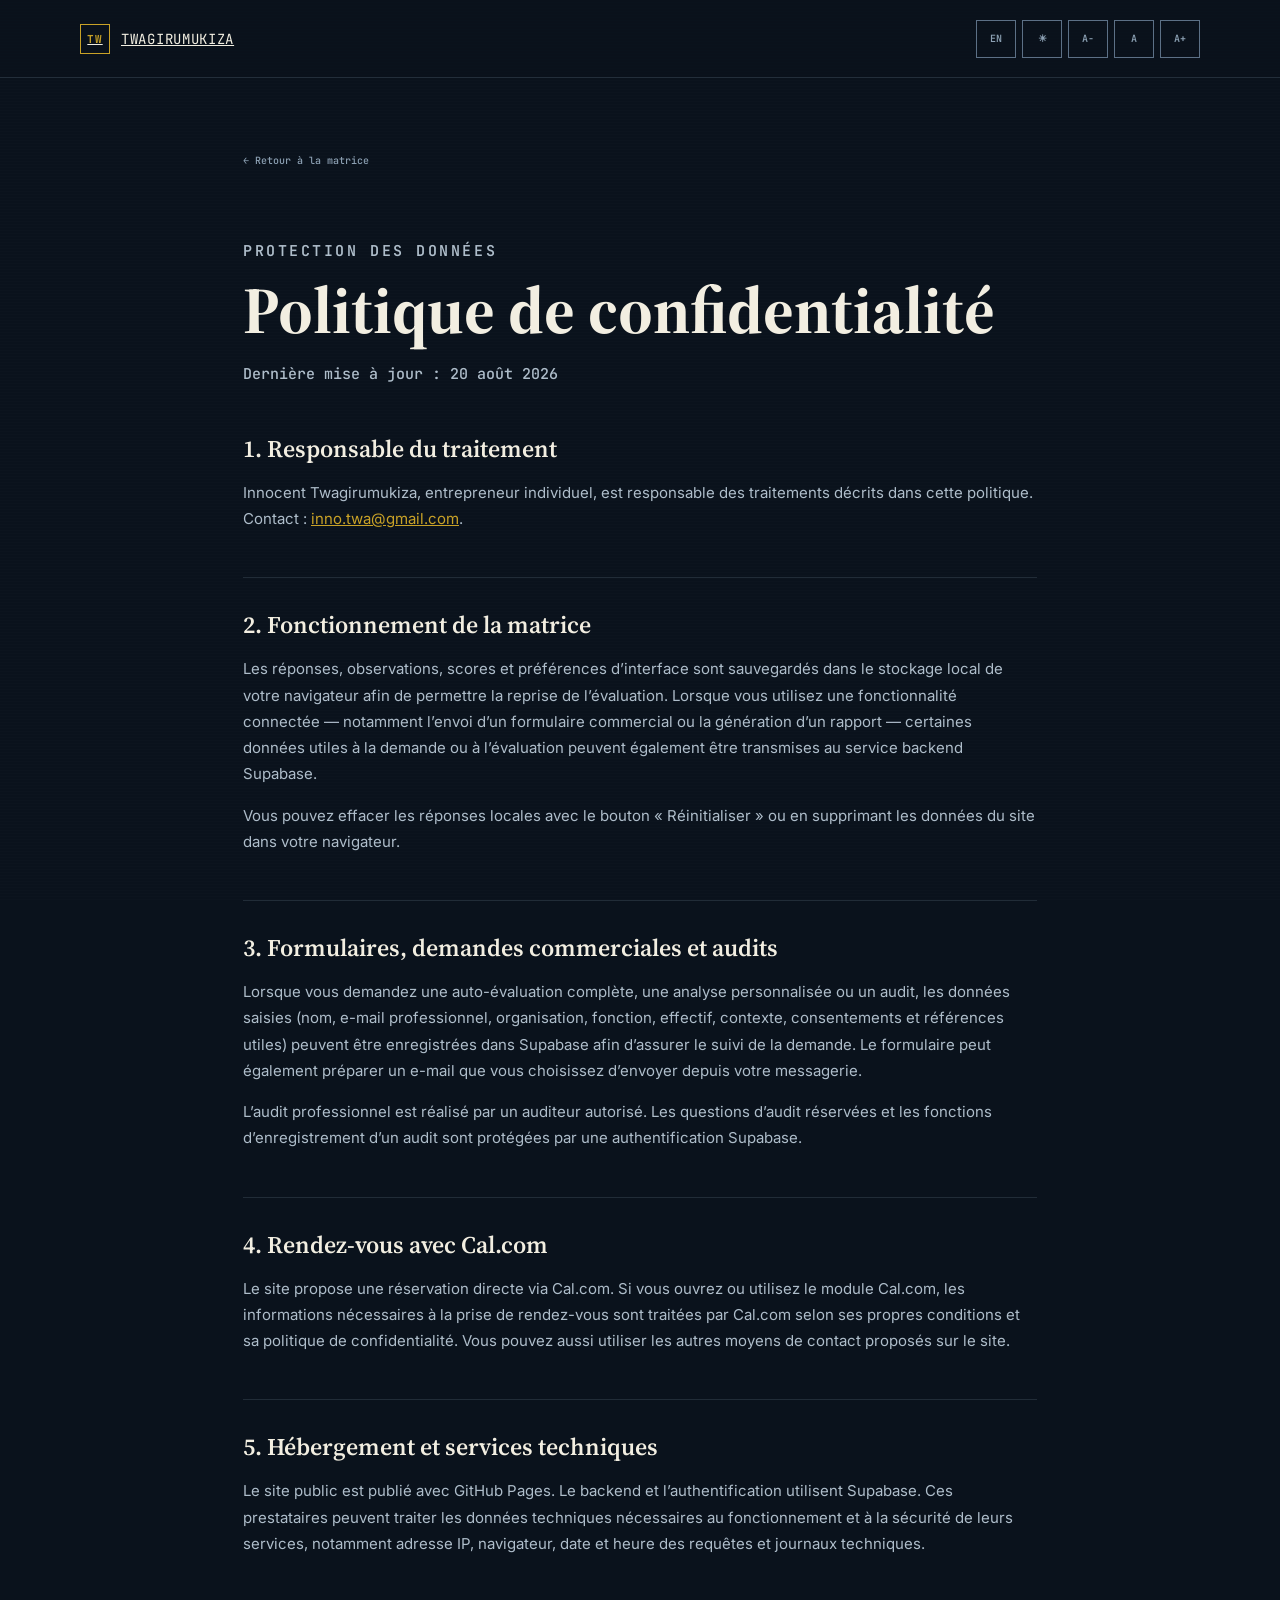
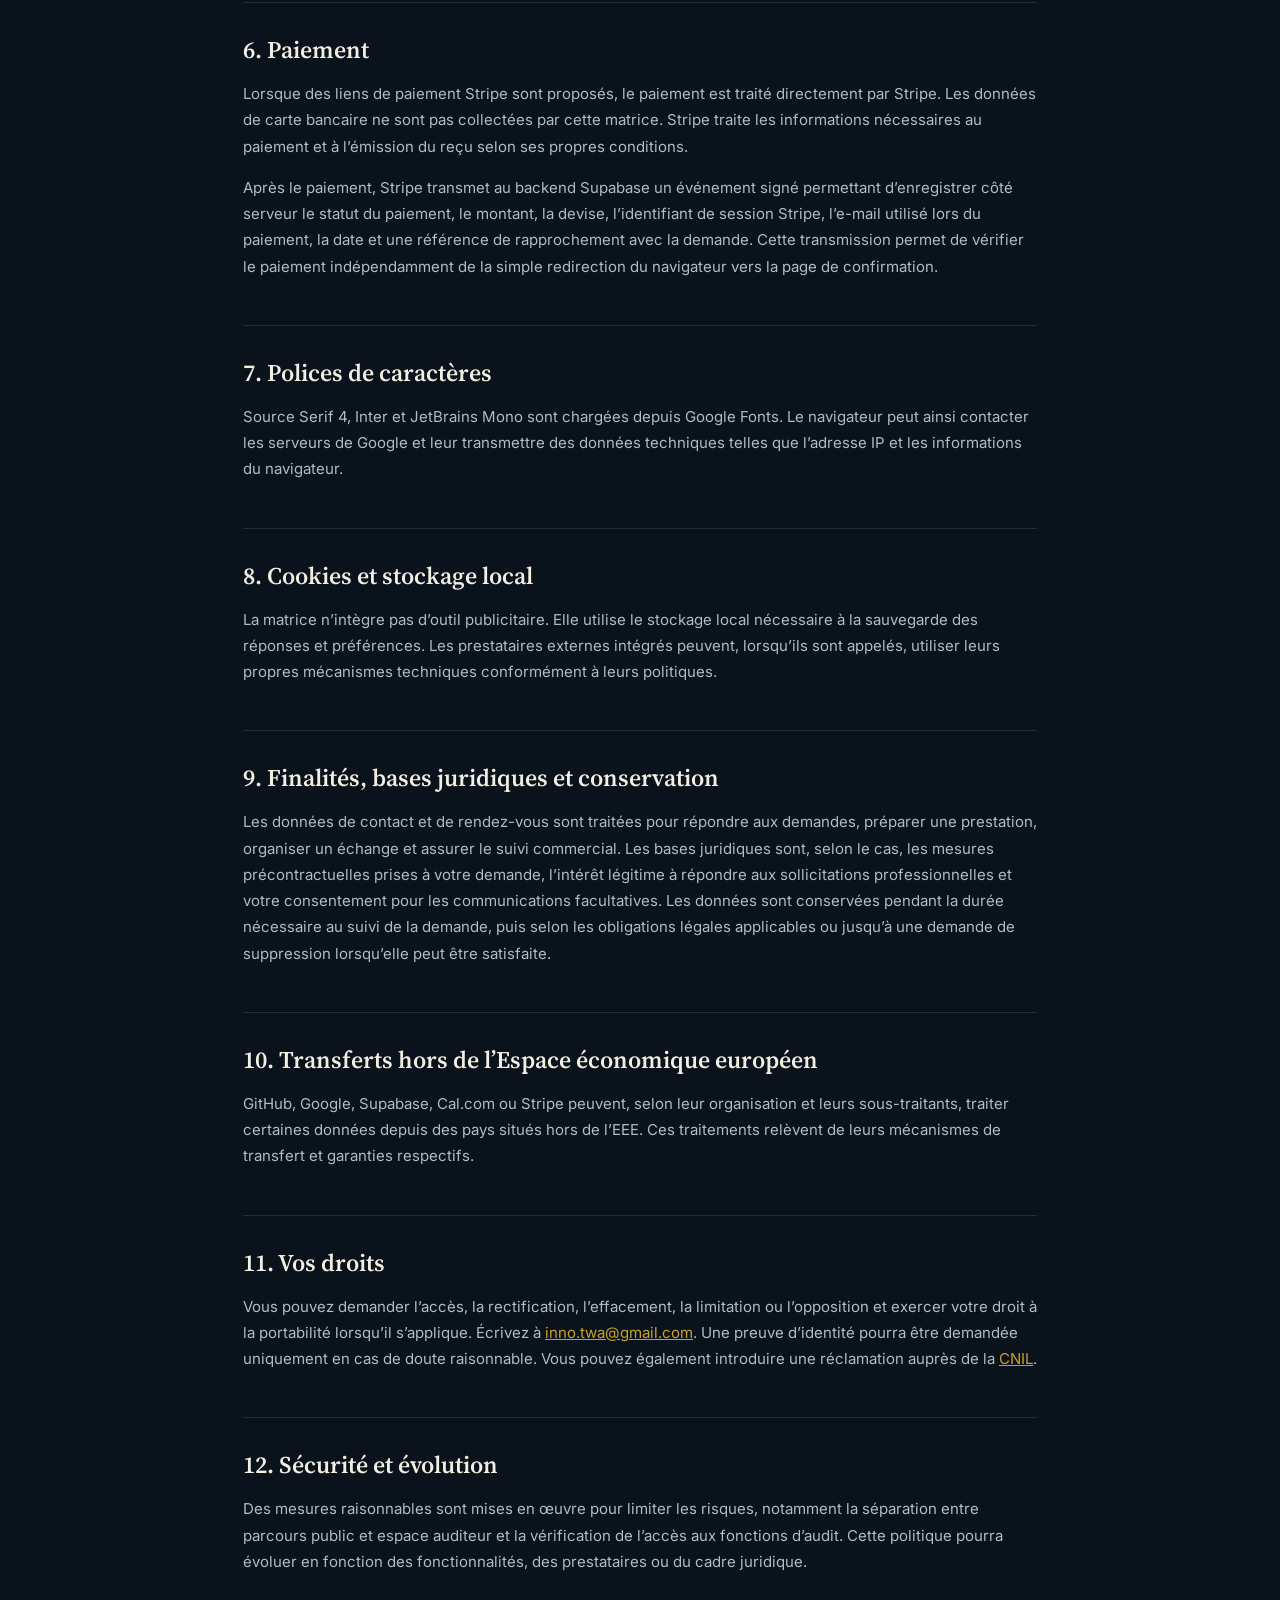
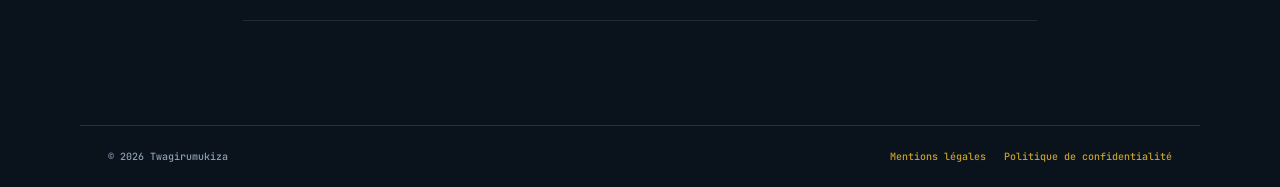
<file: _confidentialite.html>
<!doctype html>
<html lang="fr">
<head>
  <meta charset="utf-8">
  <meta name="viewport" content="width=device-width,initial-scale=1">
  <meta name="robots" content="index,follow">
  <title>Politique de confidentialité — Matrice RGPD</title>
  <link rel="preconnect" href="https://fonts.googleapis.com">
  <link rel="preconnect" href="https://fonts.gstatic.com" crossorigin>
  <link href="https://fonts.googleapis.com/css2?family=Inter:wght@400;500;600&family=JetBrains+Mono:wght@400;500;600;700&family=Source+Serif+4:opsz,wght@8..60,400;8..60,600;8..60,700;8..60,900&display=swap" rel="stylesheet">
  <link rel="stylesheet" href="style.css">
</head>
<body class="legal-page">
<header class="legal-nav">
  <a class="logo" href="index.html"><b>TW</b><span>TWAGIRUMUKIZA</span></a>
  <div class="legal-tools"><button id="lang">EN</button><button id="theme">☀</button><button data-size="-1">A−</button><button data-size="0">A</button><button data-size="1">A+</button></div>
</header>

<main class="legal-wrap" data-fr>
  <a class="back-link" href="index.html">← Retour à la matrice</a>
  <p class="legal-kicker">PROTECTION DES DONNÉES</p>
  <h1>Politique de confidentialité</h1>
  <p class="updated">Dernière mise à jour : 20 août 2026</p>

  <section><h2>1. Responsable du traitement</h2><p>Innocent Twagirumukiza, entrepreneur individuel, est responsable des traitements décrits dans cette politique. Contact : <a href="mailto:inno.twa@gmail.com">inno.twa@gmail.com</a>.</p></section>
  <section><h2>2. Fonctionnement de la matrice</h2><p>Les réponses, observations, scores et préférences d’interface sont sauvegardés dans le stockage local de votre navigateur afin de permettre la reprise de l’évaluation. Lorsque vous utilisez une fonctionnalité connectée — notamment l’envoi d’un formulaire commercial ou la génération d’un rapport — certaines données utiles à la demande ou à l’évaluation peuvent également être transmises au service backend Supabase.</p><p>Vous pouvez effacer les réponses locales avec le bouton « Réinitialiser » ou en supprimant les données du site dans votre navigateur.</p></section>
  <section><h2>3. Formulaires, demandes commerciales et audits</h2><p>Lorsque vous demandez une auto-évaluation complète, une analyse personnalisée ou un audit, les données saisies (nom, e-mail professionnel, organisation, fonction, effectif, contexte, consentements et références utiles) peuvent être enregistrées dans Supabase afin d’assurer le suivi de la demande. Le formulaire peut également préparer un e-mail que vous choisissez d’envoyer depuis votre messagerie.</p><p>L’audit professionnel est réalisé par un auditeur autorisé. Les questions d’audit réservées et les fonctions d’enregistrement d’un audit sont protégées par une authentification Supabase.</p></section>
  <section><h2>4. Rendez-vous avec Cal.com</h2><p>Le site propose une réservation directe via Cal.com. Si vous ouvrez ou utilisez le module Cal.com, les informations nécessaires à la prise de rendez-vous sont traitées par Cal.com selon ses propres conditions et sa politique de confidentialité. Vous pouvez aussi utiliser les autres moyens de contact proposés sur le site.</p></section>
  <section><h2>5. Hébergement et services techniques</h2><p>Le site public est publié avec GitHub Pages. Le backend et l’authentification utilisent Supabase. Ces prestataires peuvent traiter les données techniques nécessaires au fonctionnement et à la sécurité de leurs services, notamment adresse IP, navigateur, date et heure des requêtes et journaux techniques.</p></section>
  <section><h2>6. Paiement</h2><p>Lorsque des liens de paiement Stripe sont proposés, le paiement est traité directement par Stripe. Les données de carte bancaire ne sont pas collectées par cette matrice. Stripe traite les informations nécessaires au paiement et à l’émission du reçu selon ses propres conditions.</p><p>Après le paiement, Stripe transmet au backend Supabase un événement signé permettant d’enregistrer côté serveur le statut du paiement, le montant, la devise, l’identifiant de session Stripe, l’e-mail utilisé lors du paiement, la date et une référence de rapprochement avec la demande. Cette transmission permet de vérifier le paiement indépendamment de la simple redirection du navigateur vers la page de confirmation.</p></section>
  <section><h2>7. Polices de caractères</h2><p>Source Serif 4, Inter et JetBrains Mono sont chargées depuis Google Fonts. Le navigateur peut ainsi contacter les serveurs de Google et leur transmettre des données techniques telles que l’adresse IP et les informations du navigateur.</p></section>
  <section><h2>8. Cookies et stockage local</h2><p>La matrice n’intègre pas d’outil publicitaire. Elle utilise le stockage local nécessaire à la sauvegarde des réponses et préférences. Les prestataires externes intégrés peuvent, lorsqu’ils sont appelés, utiliser leurs propres mécanismes techniques conformément à leurs politiques.</p></section>
  <section><h2>9. Finalités, bases juridiques et conservation</h2><p>Les données de contact et de rendez-vous sont traitées pour répondre aux demandes, préparer une prestation, organiser un échange et assurer le suivi commercial. Les bases juridiques sont, selon le cas, les mesures précontractuelles prises à votre demande, l’intérêt légitime à répondre aux sollicitations professionnelles et votre consentement pour les communications facultatives. Les données sont conservées pendant la durée nécessaire au suivi de la demande, puis selon les obligations légales applicables ou jusqu’à une demande de suppression lorsqu’elle peut être satisfaite.</p></section>
  <section><h2>10. Transferts hors de l’Espace économique européen</h2><p>GitHub, Google, Supabase, Cal.com ou Stripe peuvent, selon leur organisation et leurs sous-traitants, traiter certaines données depuis des pays situés hors de l’EEE. Ces traitements relèvent de leurs mécanismes de transfert et garanties respectifs.</p></section>
  <section><h2>11. Vos droits</h2><p>Vous pouvez demander l’accès, la rectification, l’effacement, la limitation ou l’opposition et exercer votre droit à la portabilité lorsqu’il s’applique. Écrivez à <a href="mailto:inno.twa@gmail.com">inno.twa@gmail.com</a>. Une preuve d’identité pourra être demandée uniquement en cas de doute raisonnable. Vous pouvez également introduire une réclamation auprès de la <a href="https://www.cnil.fr" target="_blank" rel="noopener">CNIL</a>.</p></section>
  <section><h2>12. Sécurité et évolution</h2><p>Des mesures raisonnables sont mises en œuvre pour limiter les risques, notamment la séparation entre parcours public et espace auditeur et la vérification de l’accès aux fonctions d’audit. Cette politique pourra évoluer en fonction des fonctionnalités, des prestataires ou du cadre juridique.</p></section>
</main>

<main class="legal-wrap" data-en>
  <a class="back-link" href="index.html">← Back to the matrix</a>
  <p class="legal-kicker">DATA PROTECTION</p>
  <h1>Privacy policy</h1>
  <p class="updated">Last updated: 20 August 2026</p>

  <section><h2>1. Data controller</h2><p>Innocent Twagirumukiza, sole trader, is the controller for the processing described in this policy. Contact: <a href="mailto:inno.twa@gmail.com">inno.twa@gmail.com</a>.</p></section>
  <section><h2>2. How the matrix works</h2><p>Answers, observations, scores and interface preferences are saved in your browser’s local storage so that you can resume an assessment. When you use a connected feature — notably a commercial form or report generation — data required for the request or assessment may also be transmitted to the Supabase backend.</p><p>You can delete local answers with the “Reset” button or by clearing this website’s data in your browser.</p></section>
  <section><h2>3. Forms, commercial requests and audits</h2><p>When you request a full self-assessment, personalised analysis or audit, information entered (name, professional email, organisation, role, workforce, context, consents and useful references) may be stored in Supabase to manage the request. The form may also prepare an email that you choose to send from your email application.</p><p>The professional audit is carried out by an authorised auditor. Reserved audit questions and audit-saving functions are protected by Supabase authentication.</p></section>
  <section><h2>4. Booking with Cal.com</h2><p>The website offers direct booking through Cal.com. If you open or use the Cal.com module, the information required for booking is processed by Cal.com under its own terms and privacy policy. You may also use the other contact methods offered on the website.</p></section>
  <section><h2>5. Hosting and technical services</h2><p>The public website is hosted through GitHub Pages. The backend and authentication use Supabase. These providers may process technical data required to operate and secure their services, including IP address, browser, request date and time and technical logs.</p></section>
  <section><h2>6. Payment</h2><p>Where Stripe payment links are offered, payment is processed directly by Stripe. Card details are not collected by this matrix. Stripe processes information required for payment and receipts under its own terms.</p><p>After payment, Stripe sends a signed event to the Supabase backend so that payment status, amount, currency, Stripe session identifier, checkout email, date and a reconciliation reference can be recorded server-side. This makes it possible to verify the payment independently of the browser redirect to the confirmation page.</p></section>
  <section><h2>7. Web fonts</h2><p>Source Serif 4, Inter and JetBrains Mono are loaded from Google Fonts. Your browser may therefore contact Google servers and transmit technical data such as IP address and browser information.</p></section>
  <section><h2>8. Cookies and local storage</h2><p>The matrix does not include advertising tools. It uses local storage required to save answers and preferences. Integrated external providers may use their own technical mechanisms when their services are called, in accordance with their policies.</p></section>
  <section><h2>9. Purposes, legal bases and retention</h2><p>Contact and booking data are processed to answer requests, prepare a service, arrange discussions and manage commercial follow-up. Depending on the situation, the legal bases are pre-contractual steps taken at your request, legitimate interest in responding to professional enquiries, and consent for optional communications. Data is retained for the period required to handle the request and thereafter according to applicable legal obligations or until a deletion request can validly be fulfilled.</p></section>
  <section><h2>10. Transfers outside the EEA</h2><p>GitHub, Google, Supabase, Cal.com or Stripe may, depending on their organisation and subprocessors, process certain data from countries outside the EEA. Such processing is subject to their respective transfer mechanisms and safeguards.</p></section>
  <section><h2>11. Your rights</h2><p>You may request access, rectification, erasure, restriction or objection and exercise portability where applicable. Write to <a href="mailto:inno.twa@gmail.com">inno.twa@gmail.com</a>. Identity evidence may be requested only where there is reasonable doubt. You may also lodge a complaint with the <a href="https://www.cnil.fr" target="_blank" rel="noopener">CNIL</a>.</p></section>
  <section><h2>12. Security and changes</h2><p>Reasonable measures are implemented to reduce risk, including separation between the public pathway and the auditor area and verification of access to audit functions. This policy may evolve as features, providers or the legal framework change.</p></section>
</main>

<footer class="legal-footer"><span>© 2026 Twagirumukiza</span><nav><a href="mentions-legales.html" data-fr>Mentions légales</a><a href="mentions-legales.html" data-en>Legal notice</a><a href="confidentialite.html" data-fr>Politique de confidentialité</a><a href="confidentialite.html" data-en>Privacy policy</a></nav></footer>
<script src="legal.js"></script>
</body>
</html>
</file>
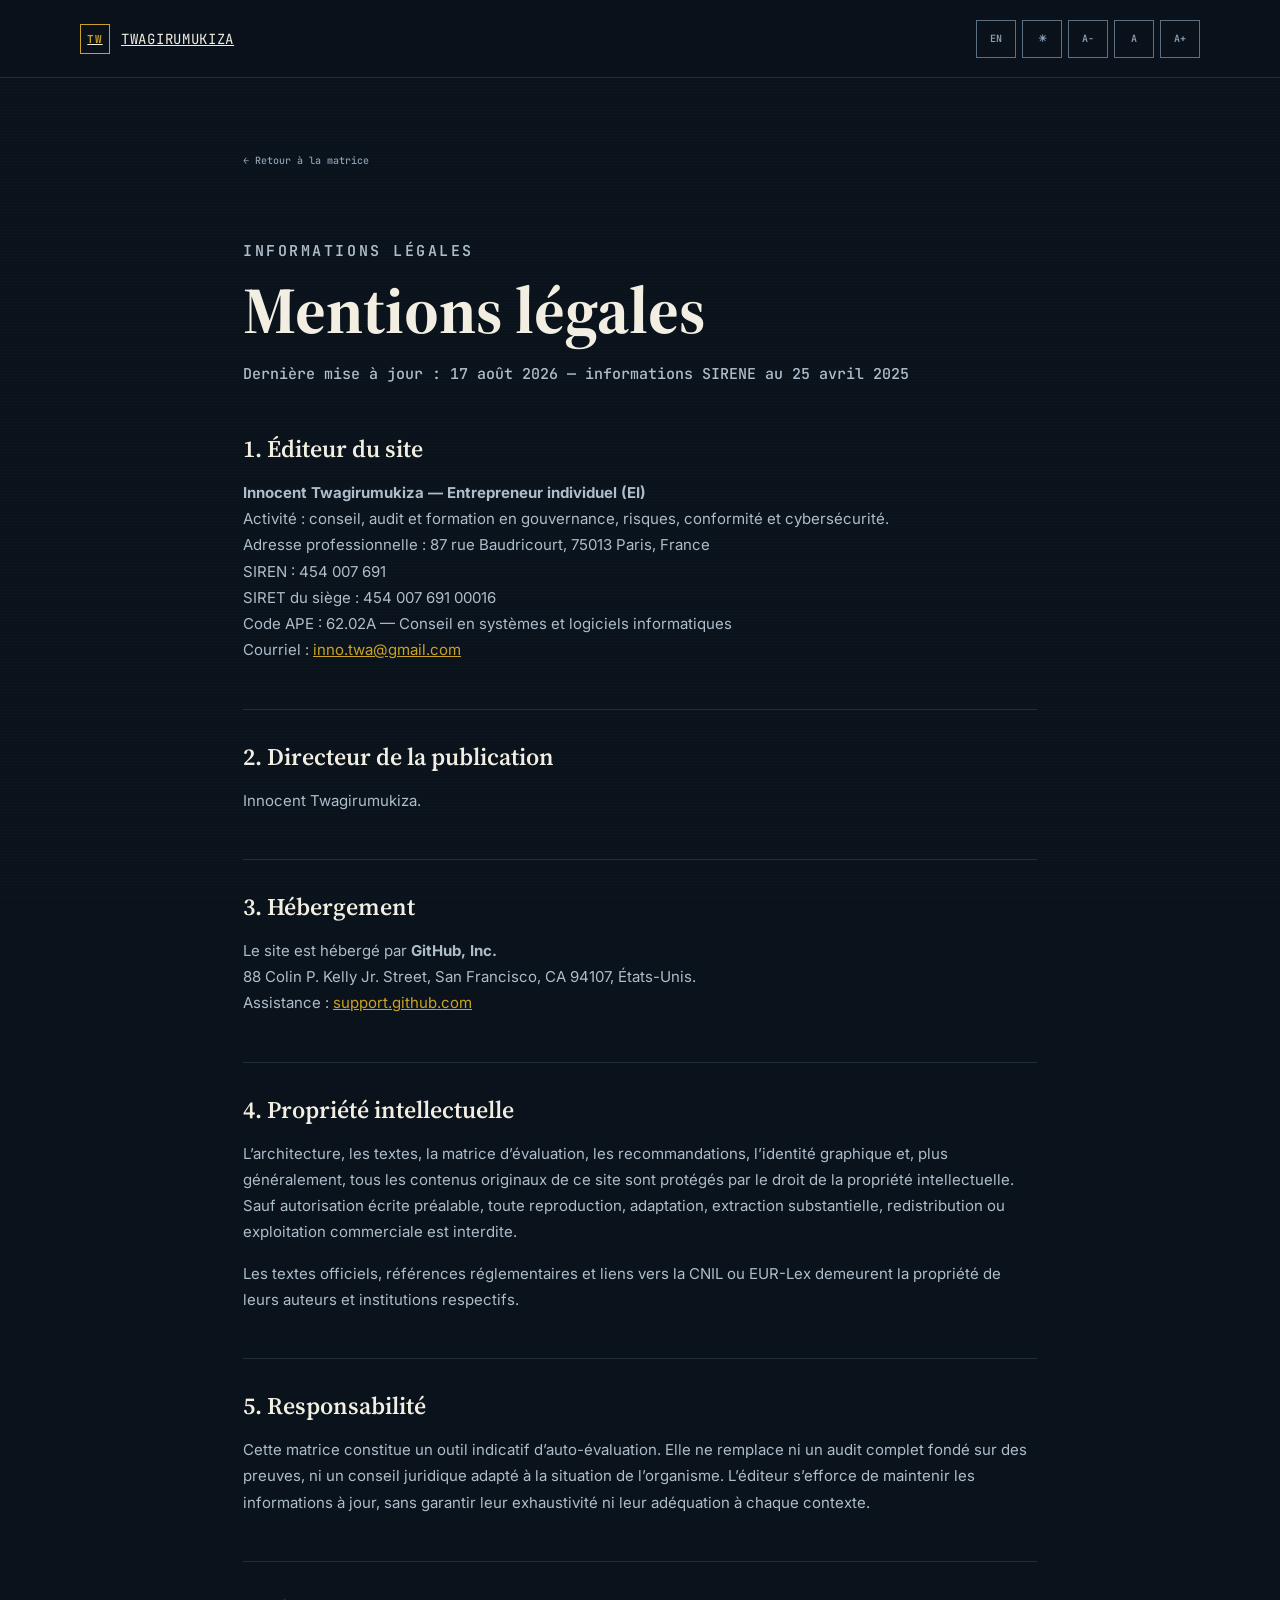
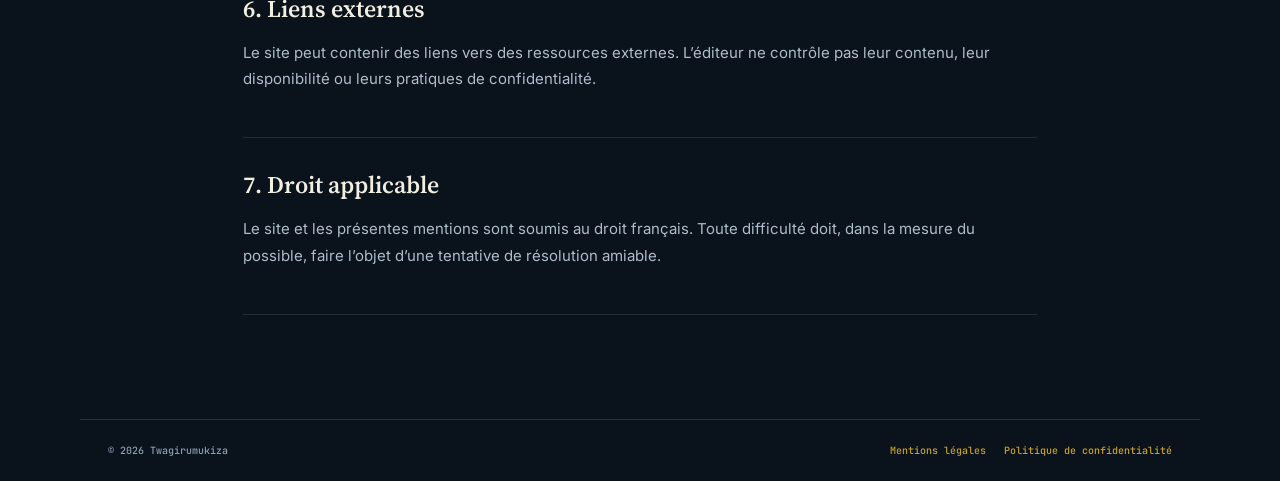
<file: _mentions-legales.html>
<!doctype html><html lang="fr"><head><meta charset="utf-8"><meta name="viewport" content="width=device-width,initial-scale=1"><meta name="robots" content="index,follow"><title>Mentions légales — Matrice RGPD</title><link rel="preconnect" href="https://fonts.googleapis.com"><link rel="preconnect" href="https://fonts.gstatic.com" crossorigin><link href="https://fonts.googleapis.com/css2?family=Inter:wght@400;500;600&family=JetBrains+Mono:wght@400;500;600;700&family=Source+Serif+4:opsz,wght@8..60,400;8..60,600;8..60,700;8..60,900&display=swap" rel="stylesheet"><link rel="stylesheet" href="style.css"></head><body class="legal-page"><header class="legal-nav"><a class="logo" href="index.html"><b>TW</b><span>TWAGIRUMUKIZA</span></a><div class="legal-tools"><button id="lang">EN</button><button id="theme">☀</button><button data-size="-1">A−</button><button data-size="0">A</button><button data-size="1">A+</button></div></header><main class="legal-wrap" data-fr><a class="back-link" href="index.html">← Retour à la matrice</a><p class="legal-kicker">INFORMATIONS LÉGALES</p><h1>Mentions légales</h1><p class="updated">Dernière mise à jour : 17 août 2026 — informations SIRENE au 25 avril 2025</p><section><h2>1. Éditeur du site</h2><p><strong>Innocent Twagirumukiza — Entrepreneur individuel (EI)</strong><br>Activité : conseil, audit et formation en gouvernance, risques, conformité et cybersécurité.<br>Adresse professionnelle : 87 rue Baudricourt, 75013 Paris, France<br>SIREN : 454 007 691<br>SIRET du siège : 454 007 691 00016<br>Code APE : 62.02A — Conseil en systèmes et logiciels informatiques<br>Courriel : <a href="mailto:inno.twa@gmail.com">inno.twa@gmail.com</a></p></section><section><h2>2. Directeur de la publication</h2><p>Innocent Twagirumukiza.</p></section><section><h2>3. Hébergement</h2><p>Le site est hébergé par <strong>GitHub, Inc.</strong><br>88 Colin P. Kelly Jr. Street, San Francisco, CA 94107, États-Unis.<br>Assistance : <a href="https://support.github.com" target="_blank" rel="noopener">support.github.com</a></p></section><section><h2>4. Propriété intellectuelle</h2><p>L’architecture, les textes, la matrice d’évaluation, les recommandations, l’identité graphique et, plus généralement, tous les contenus originaux de ce site sont protégés par le droit de la propriété intellectuelle. Sauf autorisation écrite préalable, toute reproduction, adaptation, extraction substantielle, redistribution ou exploitation commerciale est interdite.</p><p>Les textes officiels, références réglementaires et liens vers la CNIL ou EUR-Lex demeurent la propriété de leurs auteurs et institutions respectifs.</p></section><section><h2>5. Responsabilité</h2><p>Cette matrice constitue un outil indicatif d’auto-évaluation. Elle ne remplace ni un audit complet fondé sur des preuves, ni un conseil juridique adapté à la situation de l’organisme. L’éditeur s’efforce de maintenir les informations à jour, sans garantir leur exhaustivité ni leur adéquation à chaque contexte.</p></section><section><h2>6. Liens externes</h2><p>Le site peut contenir des liens vers des ressources externes. L’éditeur ne contrôle pas leur contenu, leur disponibilité ou leurs pratiques de confidentialité.</p></section><section><h2>7. Droit applicable</h2><p>Le site et les présentes mentions sont soumis au droit français. Toute difficulté doit, dans la mesure du possible, faire l’objet d’une tentative de résolution amiable.</p></section></main><main class="legal-wrap" data-en><a class="back-link" href="index.html">← Back to the matrix</a><p class="legal-kicker">LEGAL INFORMATION</p><h1>Legal notice</h1><p class="updated">Last updated: 17 August 2026 — SIRENE information dated 25 April 2025</p><section><h2>1. Website publisher</h2><p><strong>Innocent Twagirumukiza — Sole trader (Entrepreneur individuel, EI)</strong><br>Activity: governance, risk, compliance and cybersecurity consulting, auditing and training.<br>Business address: 87 rue Baudricourt, 75013 Paris, France<br>SIREN: 454 007 691<br>Registered establishment SIRET: 454 007 691 00016<br>APE code: 62.02A — Computer systems and software consultancy<br>Email: <a href="mailto:inno.twa@gmail.com">inno.twa@gmail.com</a></p></section><section><h2>2. Publication director</h2><p>Innocent Twagirumukiza.</p></section><section><h2>3. Hosting</h2><p>This website is hosted by <strong>GitHub, Inc.</strong><br>88 Colin P. Kelly Jr. Street, San Francisco, CA 94107, United States.<br>Support: <a href="https://support.github.com" target="_blank" rel="noopener">support.github.com</a></p></section><section><h2>4. Intellectual property</h2><p>The architecture, texts, assessment matrix, recommendations, visual identity and all original content are protected by intellectual-property law. Reproduction, adaptation, substantial extraction, redistribution or commercial use requires prior written permission.</p><p>Official texts, regulatory references and links to the CNIL or EUR-Lex remain the property of their respective authors and institutions.</p></section><section><h2>5. Liability</h2><p>This matrix is an indicative self-assessment tool. It does not replace a complete evidence-based audit or legal advice tailored to the organisation. The publisher endeavours to keep information current but does not guarantee completeness or suitability for every context.</p></section><section><h2>6. External links</h2><p>This website may link to external resources. The publisher does not control their content, availability or privacy practices.</p></section><section><h2>7. Applicable law</h2><p>This website and legal notice are governed by French law. Where possible, any dispute should first be addressed through an amicable resolution process.</p></section></main><footer class="legal-footer"><span>© 2026 Twagirumukiza</span><nav><a href="mentions-legales.html" data-fr>Mentions légales</a><a href="mentions-legales.html" data-en>Legal notice</a><a href="confidentialite.html" data-fr>Politique de confidentialité</a><a href="confidentialite.html" data-en>Privacy policy</a></nav></footer><script src="legal.js"></script></body></html>
</file>
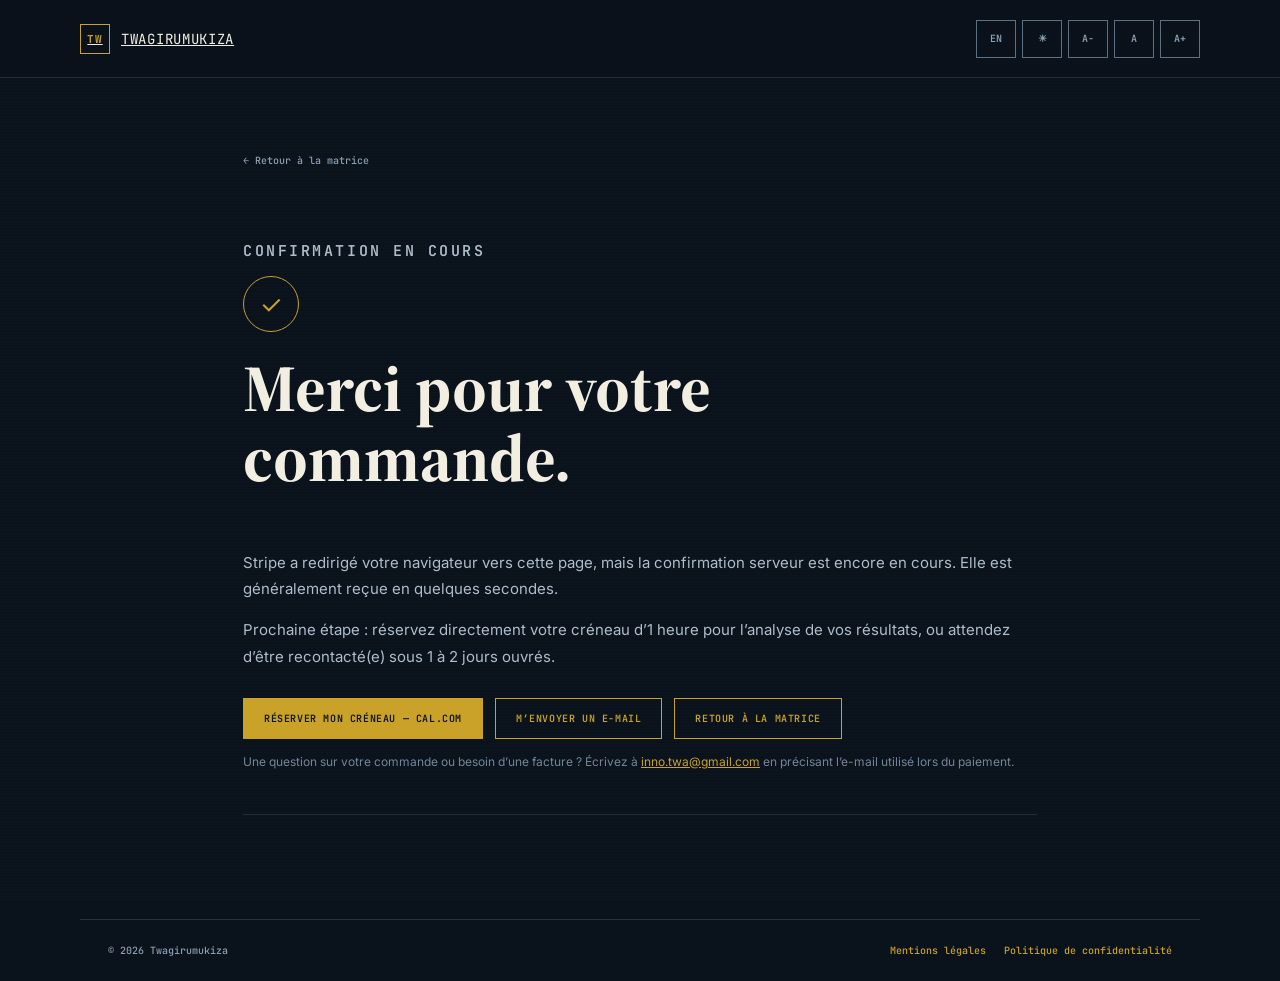
<file: _merci.html>
<!doctype html><html lang="fr"><head><meta charset="utf-8"><meta name="viewport" content="width=device-width,initial-scale=1"><meta name="robots" content="noindex,follow"><title>Merci — Matrice RGPD</title><link rel="preconnect" href="https://fonts.googleapis.com"><link rel="preconnect" href="https://fonts.gstatic.com" crossorigin><link href="https://fonts.googleapis.com/css2?family=Inter:wght@400;500;600&family=JetBrains+Mono:wght@400;500;600;700&family=Source+Serif+4:opsz,wght@8..60,400;8..60,600;8..60,700;8..60,900&display=swap" rel="stylesheet"><link rel="stylesheet" href="style.css"><style>.thanks-check{width:56px;height:56px;border:1px solid #c9a227;border-radius:50%;display:flex;align-items:center;justify-content:center;color:#c9a227;font-size:26px;margin-bottom:22px}.thanks-actions{display:flex;flex-wrap:wrap;gap:12px;margin-top:28px}.thanks-actions a,.thanks-actions button{display:inline-block;border:1px solid #c9a227;background:transparent;color:#c9a227;padding:13px 20px;font:600 10px 'JetBrains Mono',monospace;letter-spacing:.06em;text-transform:uppercase;text-decoration:none;cursor:pointer}.thanks-actions a.primary,.thanks-actions button.primary{background:#c9a227;color:#0a121c}.thanks-note{font-size:12px!important;color:#71869a!important}body.light .thanks-check{color:#8a6c0c;border-color:#8a6c0c}</style></head><body class="legal-page"><header class="legal-nav"><a class="logo" href="index.html"><b>TW</b><span>TWAGIRUMUKIZA</span></a><div class="legal-tools"><button id="lang">EN</button><button id="theme">☀</button><button data-size="-1">A−</button><button data-size="0">A</button><button data-size="1">A+</button></div></header><main class="legal-wrap" data-fr><a class="back-link" href="index.html">← Retour à la matrice</a><p class="legal-kicker" id="payment-kicker-fr">VÉRIFICATION DU PAIEMENT</p><div class="thanks-check">✓</div><h1>Merci pour votre commande.</h1><section><p id="payment-status-fr">Nous vérifions la confirmation serveur de votre paiement. Cette vérification prend généralement quelques secondes.</p><p>Prochaine étape : réservez directement votre créneau d’1 heure pour l’analyse de vos résultats, ou attendez d’être recontacté(e) sous 1 à 2 jours ouvrés.</p><div class="thanks-actions"><button class="primary" data-cal-link="innocent-twagirumukiza/analyse-personnalisee" data-cal-namespace="analyse-personnalisee" data-cal-config='{"layout":"month_view","useSlotsViewOnSmallScreen":"true"}'>Réserver mon créneau — Cal.com</button><a href="mailto:inno.twa@gmail.com?subject=Confirmation%20de%20paiement%20%E2%80%94%20Analyse%20personnalis%C3%A9e">M’envoyer un e-mail</a><a href="index.html">Retour à la matrice</a></div><p class="thanks-note">Une question sur votre commande ou besoin d’une facture ? Écrivez à <a href="mailto:inno.twa@gmail.com">inno.twa@gmail.com</a> en précisant l’e-mail utilisé lors du paiement.</p></section></main><main class="legal-wrap" data-en><a class="back-link" href="index.html">← Back to the matrix</a><p class="legal-kicker" id="payment-kicker-en">PAYMENT VERIFICATION</p><div class="thanks-check">✓</div><h1>Thank you for your order.</h1><section><p id="payment-status-en">We are checking the server-side confirmation of your payment. This normally takes only a few seconds.</p><p>Next step: book your 1-hour slot directly for the review of your results, or wait to be contacted within 1 to 2 business days.</p><div class="thanks-actions"><button class="primary" data-cal-link="innocent-twagirumukiza/analyse-personnalisee" data-cal-namespace="analyse-personnalisee" data-cal-config='{"layout":"month_view","useSlotsViewOnSmallScreen":"true"}'>Book my slot — Cal.com</button><a href="mailto:inno.twa@gmail.com?subject=Payment%20confirmation%20%E2%80%94%20Personalised%20analysis">Email me</a><a href="index.html">Back to the matrix</a></div><p class="thanks-note">Question about your order or need an invoice? Write to <a href="mailto:inno.twa@gmail.com">inno.twa@gmail.com</a> and mention the email used at checkout.</p></section></main><footer class="legal-footer"><span>© 2026 Twagirumukiza</span><nav><a href="mentions-legales.html" data-fr>Mentions légales</a><a href="mentions-legales.html" data-en>Legal notice</a><a href="confidentialite.html" data-fr>Politique de confidentialité</a><a href="confidentialite.html" data-en>Privacy policy</a></nav></footer><script type="text/javascript">
  (function (C, A, L) { let p = function (a, ar) { a.q.push(ar); }; let d = C.document; C.Cal = C.Cal || function () { let cal = C.Cal; let ar = arguments; if (!cal.loaded) { cal.ns = {}; cal.q = cal.q || []; d.head.appendChild(d.createElement("script")).src = A; cal.loaded = true; } if (ar[0] === L) { const api = function () { p(api, arguments); }; const namespace = ar[1]; api.q = api.q || []; if(typeof namespace === "string"){cal.ns[namespace] = cal.ns[namespace] || api;p(cal.ns[namespace], ar);p(cal, ["initNamespace", namespace]);} else p(cal, ar); return;} p(cal, ar); }; })(window, "https://app.cal.com/embed/embed.js", "init");
  Cal("init", "analyse-personnalisee", {origin:"https://app.cal.com"});
  Cal.config = Cal.config || {};
  Cal.config.forwardQueryParams = true;
  Cal.ns["analyse-personnalisee"]("ui", {"hideEventTypeDetails":false,"layout":"month_view"});
</script>

<script src="config.js"></script>
<script src="api.js"></script>
<script>
(function(){
  const params=new URLSearchParams(location.search);
  const sessionId=params.get('session_id')||'';
  const fr=document.getElementById('payment-status-fr');
  const en=document.getElementById('payment-status-en');
  const kfr=document.getElementById('payment-kicker-fr');
  const ken=document.getElementById('payment-kicker-en');

  function setStatus(kind){
    if(kind==='paid'){
      kfr.textContent='PAIEMENT CONFIRMÉ';
      ken.textContent='PAYMENT CONFIRMED';
      fr.textContent='Votre paiement a été confirmé par Stripe et enregistré côté serveur dans Supabase. Vous pouvez maintenant réserver votre créneau.';
      en.textContent='Your payment has been confirmed by Stripe and recorded server-side in Supabase. You can now book your appointment.';
    }else if(kind==='failed'){
      kfr.textContent='PAIEMENT NON CONFIRMÉ';
      ken.textContent='PAYMENT NOT CONFIRMED';
      fr.textContent='Le paiement n’a pas été confirmé. Aucun paiement validé n’est enregistré côté serveur. Vous pouvez réessayer depuis la matrice ou nous contacter.';
      en.textContent='The payment was not confirmed. No validated payment is recorded server-side. You can try again from the matrix or contact us.';
    }else{
      kfr.textContent='CONFIRMATION EN COURS';
      ken.textContent='CONFIRMATION PENDING';
      fr.textContent='Stripe a redirigé votre navigateur vers cette page, mais la confirmation serveur est encore en cours. Elle est généralement reçue en quelques secondes.';
      en.textContent='Stripe redirected your browser to this page, but server-side confirmation is still pending. It is normally received within a few seconds.';
    }
  }

  if(!sessionId || !window.RGPD_API?.getPaymentStatus){
    setStatus('pending');
    return;
  }

  let attempts=0;
  const maxAttempts=6;
  async function verify(){
    attempts++;
    try{
      const result=await window.RGPD_API.getPaymentStatus(sessionId);
      const status=String(result?.paymentStatus||'pending');
      if(result?.found && (status==='paid'||status==='no_payment_required')){
        setStatus('paid');
        localStorage.removeItem('rgpd-pending-stripe-tier');
        localStorage.removeItem('rgpd-pending-stripe-reference');
        return;
      }
      if(status==='failed'||status==='expired'||status==='unpaid'){
        setStatus('failed');
        return;
      }
    }catch(error){
      console.warn('Vérification du paiement indisponible :',error);
    }
    setStatus('pending');
    if(attempts<maxAttempts)setTimeout(verify,1500);
  }
  verify();
})();
</script>
<script src="legal.js"></script></body></html>
</file>
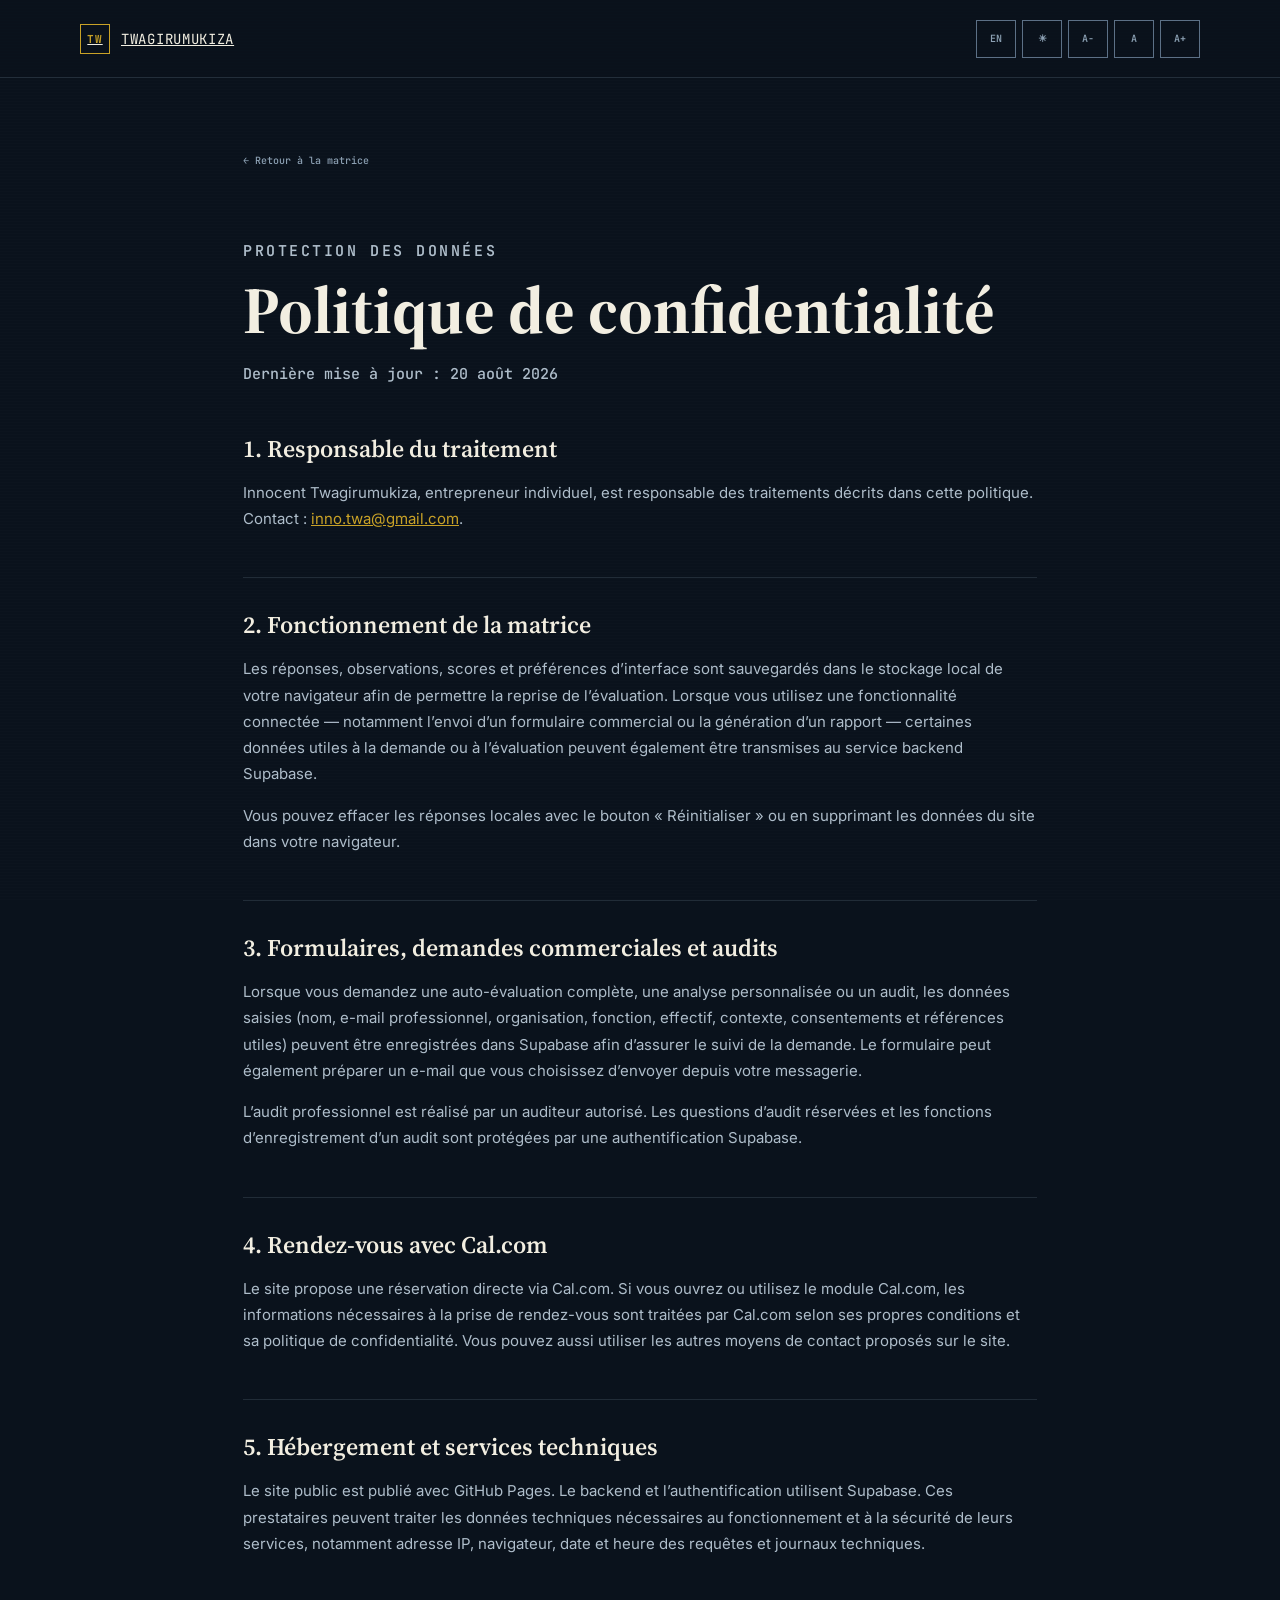
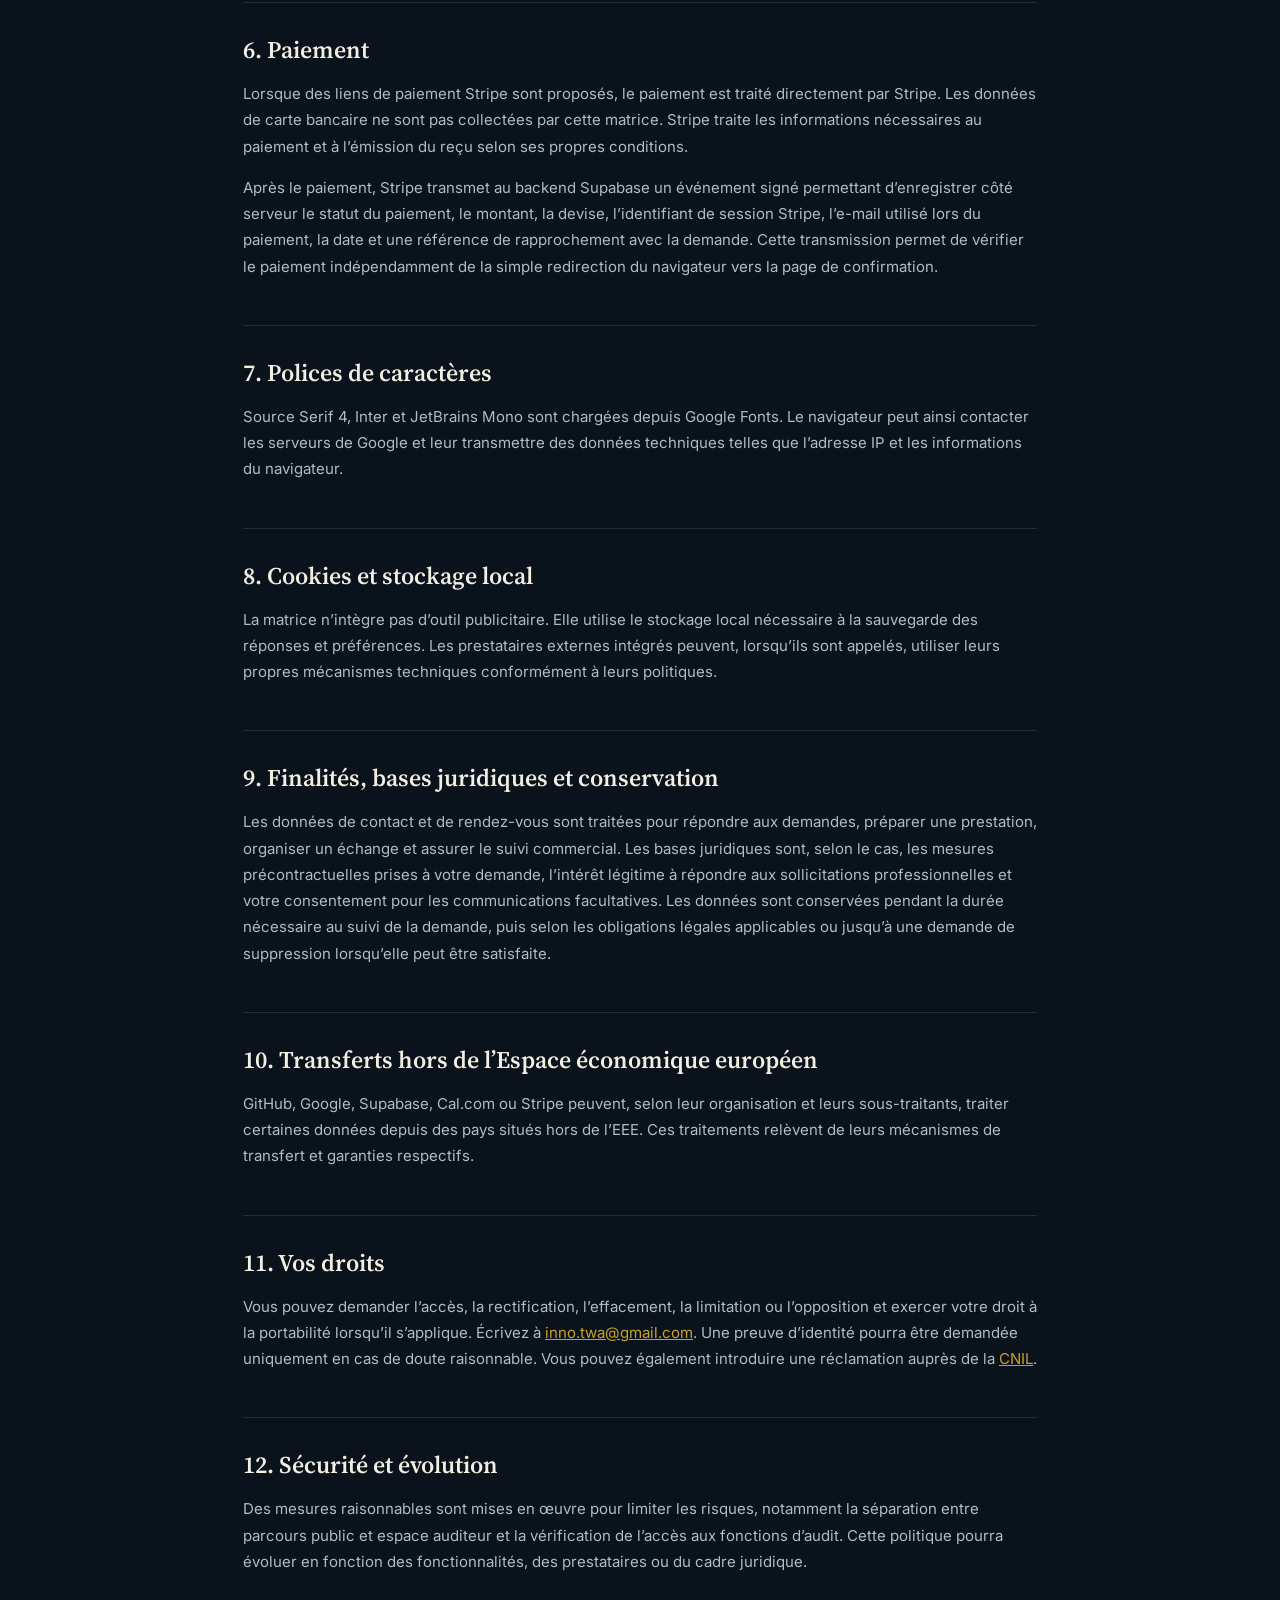
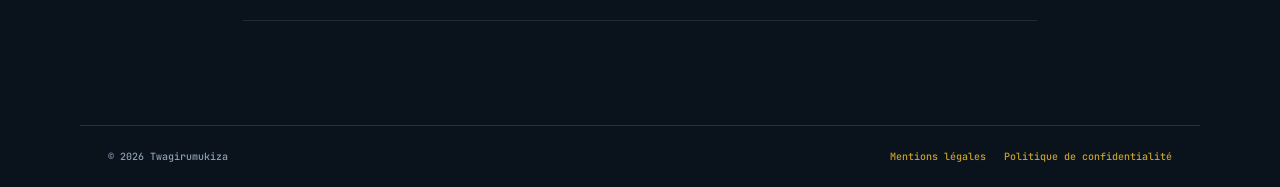
<file: confidentialite.html>
<!doctype html>
<html lang="fr">
<head>
<!-- Google Tag Manager -->
<script>(function(w,d,s,l,i){w[l]=w[l]||[];w[l].push({'gtm.start':
new Date().getTime(),event:'gtm.js'});var f=d.getElementsByTagName(s)[0],
j=d.createElement(s),dl=l!='dataLayer'?'&l='+l:'';j.async=true;j.src=
'https://www.googletagmanager.com/gtm.js?id='+i+dl;f.parentNode.insertBefore(j,f);
})(window,document,'script','dataLayer','GTM-NGKN2DPZ');</script>
<!-- End Google Tag Manager -->
  <meta charset="utf-8">
  <meta name="viewport" content="width=device-width,initial-scale=1">
  <meta name="robots" content="index,follow">
  <title>Politique de confidentialité — Matrice RGPD</title>
  <link rel="preconnect" href="https://fonts.googleapis.com">
  <link rel="preconnect" href="https://fonts.gstatic.com" crossorigin>
  <link href="https://fonts.googleapis.com/css2?family=Inter:wght@400;500;600&family=JetBrains+Mono:wght@400;500;600;700&family=Source+Serif+4:opsz,wght@8..60,400;8..60,600;8..60,700;8..60,900&display=swap" rel="stylesheet">
  <link rel="stylesheet" href="style.css">
</head>
<body class="legal-page">
<!-- Google Tag Manager (noscript) -->
<noscript><iframe src="https://www.googletagmanager.com/ns.html?id=GTM-NGKN2DPZ"
height="0" width="0" style="display:none;visibility:hidden"></iframe></noscript>
<!-- End Google Tag Manager (noscript) -->
<header class="legal-nav">
  <a class="logo" href="index.html"><b>TW</b><span>TWAGIRUMUKIZA</span></a>
  <div class="legal-tools"><button id="lang">EN</button><button id="theme">☀</button><button data-size="-1">A−</button><button data-size="0">A</button><button data-size="1">A+</button></div>
</header>

<main class="legal-wrap" data-fr>
  <a class="back-link" href="index.html">← Retour à la matrice</a>
  <p class="legal-kicker">PROTECTION DES DONNÉES</p>
  <h1>Politique de confidentialité</h1>
  <p class="updated">Dernière mise à jour : 20 août 2026</p>

  <section><h2>1. Responsable du traitement</h2><p>Innocent Twagirumukiza, entrepreneur individuel, est responsable des traitements décrits dans cette politique. Contact : <a href="mailto:inno.twa@gmail.com">inno.twa@gmail.com</a>.</p></section>
  <section><h2>2. Fonctionnement de la matrice</h2><p>Les réponses, observations, scores et préférences d’interface sont sauvegardés dans le stockage local de votre navigateur afin de permettre la reprise de l’évaluation. Lorsque vous utilisez une fonctionnalité connectée — notamment l’envoi d’un formulaire commercial ou la génération d’un rapport — certaines données utiles à la demande ou à l’évaluation peuvent également être transmises au service backend Supabase.</p><p>Vous pouvez effacer les réponses locales avec le bouton « Réinitialiser » ou en supprimant les données du site dans votre navigateur.</p></section>
  <section><h2>3. Formulaires, demandes commerciales et audits</h2><p>Lorsque vous demandez une auto-évaluation complète, une analyse personnalisée ou un audit, les données saisies (nom, e-mail professionnel, organisation, fonction, effectif, contexte, consentements et références utiles) peuvent être enregistrées dans Supabase afin d’assurer le suivi de la demande. Le formulaire peut également préparer un e-mail que vous choisissez d’envoyer depuis votre messagerie.</p><p>L’audit professionnel est réalisé par un auditeur autorisé. Les questions d’audit réservées et les fonctions d’enregistrement d’un audit sont protégées par une authentification Supabase.</p></section>
  <section><h2>4. Rendez-vous avec Cal.com</h2><p>Le site propose une réservation directe via Cal.com. Si vous ouvrez ou utilisez le module Cal.com, les informations nécessaires à la prise de rendez-vous sont traitées par Cal.com selon ses propres conditions et sa politique de confidentialité. Vous pouvez aussi utiliser les autres moyens de contact proposés sur le site.</p></section>
  <section><h2>5. Hébergement et services techniques</h2><p>Le site public est publié avec GitHub Pages. Le backend et l’authentification utilisent Supabase. Ces prestataires peuvent traiter les données techniques nécessaires au fonctionnement et à la sécurité de leurs services, notamment adresse IP, navigateur, date et heure des requêtes et journaux techniques.</p></section>
  <section><h2>6. Paiement</h2><p>Lorsque des liens de paiement Stripe sont proposés, le paiement est traité directement par Stripe. Les données de carte bancaire ne sont pas collectées par cette matrice. Stripe traite les informations nécessaires au paiement et à l’émission du reçu selon ses propres conditions.</p><p>Après le paiement, Stripe transmet au backend Supabase un événement signé permettant d’enregistrer côté serveur le statut du paiement, le montant, la devise, l’identifiant de session Stripe, l’e-mail utilisé lors du paiement, la date et une référence de rapprochement avec la demande. Cette transmission permet de vérifier le paiement indépendamment de la simple redirection du navigateur vers la page de confirmation.</p></section>
  <section><h2>7. Polices de caractères</h2><p>Source Serif 4, Inter et JetBrains Mono sont chargées depuis Google Fonts. Le navigateur peut ainsi contacter les serveurs de Google et leur transmettre des données techniques telles que l’adresse IP et les informations du navigateur.</p></section>
  <section><h2>8. Cookies et stockage local</h2><p>La matrice n’intègre pas d’outil publicitaire. Elle utilise le stockage local nécessaire à la sauvegarde des réponses et préférences. Les prestataires externes intégrés peuvent, lorsqu’ils sont appelés, utiliser leurs propres mécanismes techniques conformément à leurs politiques.</p></section>
  <section><h2>9. Finalités, bases juridiques et conservation</h2><p>Les données de contact et de rendez-vous sont traitées pour répondre aux demandes, préparer une prestation, organiser un échange et assurer le suivi commercial. Les bases juridiques sont, selon le cas, les mesures précontractuelles prises à votre demande, l’intérêt légitime à répondre aux sollicitations professionnelles et votre consentement pour les communications facultatives. Les données sont conservées pendant la durée nécessaire au suivi de la demande, puis selon les obligations légales applicables ou jusqu’à une demande de suppression lorsqu’elle peut être satisfaite.</p></section>
  <section><h2>10. Transferts hors de l’Espace économique européen</h2><p>GitHub, Google, Supabase, Cal.com ou Stripe peuvent, selon leur organisation et leurs sous-traitants, traiter certaines données depuis des pays situés hors de l’EEE. Ces traitements relèvent de leurs mécanismes de transfert et garanties respectifs.</p></section>
  <section><h2>11. Vos droits</h2><p>Vous pouvez demander l’accès, la rectification, l’effacement, la limitation ou l’opposition et exercer votre droit à la portabilité lorsqu’il s’applique. Écrivez à <a href="mailto:inno.twa@gmail.com">inno.twa@gmail.com</a>. Une preuve d’identité pourra être demandée uniquement en cas de doute raisonnable. Vous pouvez également introduire une réclamation auprès de la <a href="https://www.cnil.fr" target="_blank" rel="noopener">CNIL</a>.</p></section>
  <section><h2>12. Sécurité et évolution</h2><p>Des mesures raisonnables sont mises en œuvre pour limiter les risques, notamment la séparation entre parcours public et espace auditeur et la vérification de l’accès aux fonctions d’audit. Cette politique pourra évoluer en fonction des fonctionnalités, des prestataires ou du cadre juridique.</p></section>
</main>

<main class="legal-wrap" data-en>
  <a class="back-link" href="index.html">← Back to the matrix</a>
  <p class="legal-kicker">DATA PROTECTION</p>
  <h1>Privacy policy</h1>
  <p class="updated">Last updated: 20 August 2026</p>

  <section><h2>1. Data controller</h2><p>Innocent Twagirumukiza, sole trader, is the controller for the processing described in this policy. Contact: <a href="mailto:inno.twa@gmail.com">inno.twa@gmail.com</a>.</p></section>
  <section><h2>2. How the matrix works</h2><p>Answers, observations, scores and interface preferences are saved in your browser’s local storage so that you can resume an assessment. When you use a connected feature — notably a commercial form or report generation — data required for the request or assessment may also be transmitted to the Supabase backend.</p><p>You can delete local answers with the “Reset” button or by clearing this website’s data in your browser.</p></section>
  <section><h2>3. Forms, commercial requests and audits</h2><p>When you request a full self-assessment, personalised analysis or audit, information entered (name, professional email, organisation, role, workforce, context, consents and useful references) may be stored in Supabase to manage the request. The form may also prepare an email that you choose to send from your email application.</p><p>The professional audit is carried out by an authorised auditor. Reserved audit questions and audit-saving functions are protected by Supabase authentication.</p></section>
  <section><h2>4. Booking with Cal.com</h2><p>The website offers direct booking through Cal.com. If you open or use the Cal.com module, the information required for booking is processed by Cal.com under its own terms and privacy policy. You may also use the other contact methods offered on the website.</p></section>
  <section><h2>5. Hosting and technical services</h2><p>The public website is hosted through GitHub Pages. The backend and authentication use Supabase. These providers may process technical data required to operate and secure their services, including IP address, browser, request date and time and technical logs.</p></section>
  <section><h2>6. Payment</h2><p>Where Stripe payment links are offered, payment is processed directly by Stripe. Card details are not collected by this matrix. Stripe processes information required for payment and receipts under its own terms.</p><p>After payment, Stripe sends a signed event to the Supabase backend so that payment status, amount, currency, Stripe session identifier, checkout email, date and a reconciliation reference can be recorded server-side. This makes it possible to verify the payment independently of the browser redirect to the confirmation page.</p></section>
  <section><h2>7. Web fonts</h2><p>Source Serif 4, Inter and JetBrains Mono are loaded from Google Fonts. Your browser may therefore contact Google servers and transmit technical data such as IP address and browser information.</p></section>
  <section><h2>8. Cookies and local storage</h2><p>The matrix does not include advertising tools. It uses local storage required to save answers and preferences. Integrated external providers may use their own technical mechanisms when their services are called, in accordance with their policies.</p></section>
  <section><h2>9. Purposes, legal bases and retention</h2><p>Contact and booking data are processed to answer requests, prepare a service, arrange discussions and manage commercial follow-up. Depending on the situation, the legal bases are pre-contractual steps taken at your request, legitimate interest in responding to professional enquiries, and consent for optional communications. Data is retained for the period required to handle the request and thereafter according to applicable legal obligations or until a deletion request can validly be fulfilled.</p></section>
  <section><h2>10. Transfers outside the EEA</h2><p>GitHub, Google, Supabase, Cal.com or Stripe may, depending on their organisation and subprocessors, process certain data from countries outside the EEA. Such processing is subject to their respective transfer mechanisms and safeguards.</p></section>
  <section><h2>11. Your rights</h2><p>You may request access, rectification, erasure, restriction or objection and exercise portability where applicable. Write to <a href="mailto:inno.twa@gmail.com">inno.twa@gmail.com</a>. Identity evidence may be requested only where there is reasonable doubt. You may also lodge a complaint with the <a href="https://www.cnil.fr" target="_blank" rel="noopener">CNIL</a>.</p></section>
  <section><h2>12. Security and changes</h2><p>Reasonable measures are implemented to reduce risk, including separation between the public pathway and the auditor area and verification of access to audit functions. This policy may evolve as features, providers or the legal framework change.</p></section>
</main>

<footer class="legal-footer"><span>© 2026 Twagirumukiza</span><nav><a href="mentions-legales.html" data-fr>Mentions légales</a><a href="mentions-legales.html" data-en>Legal notice</a><a href="confidentialite.html" data-fr>Politique de confidentialité</a><a href="confidentialite.html" data-en>Privacy policy</a></nav></footer>
<script src="legal.js"></script>
</body>
</html>
</file>
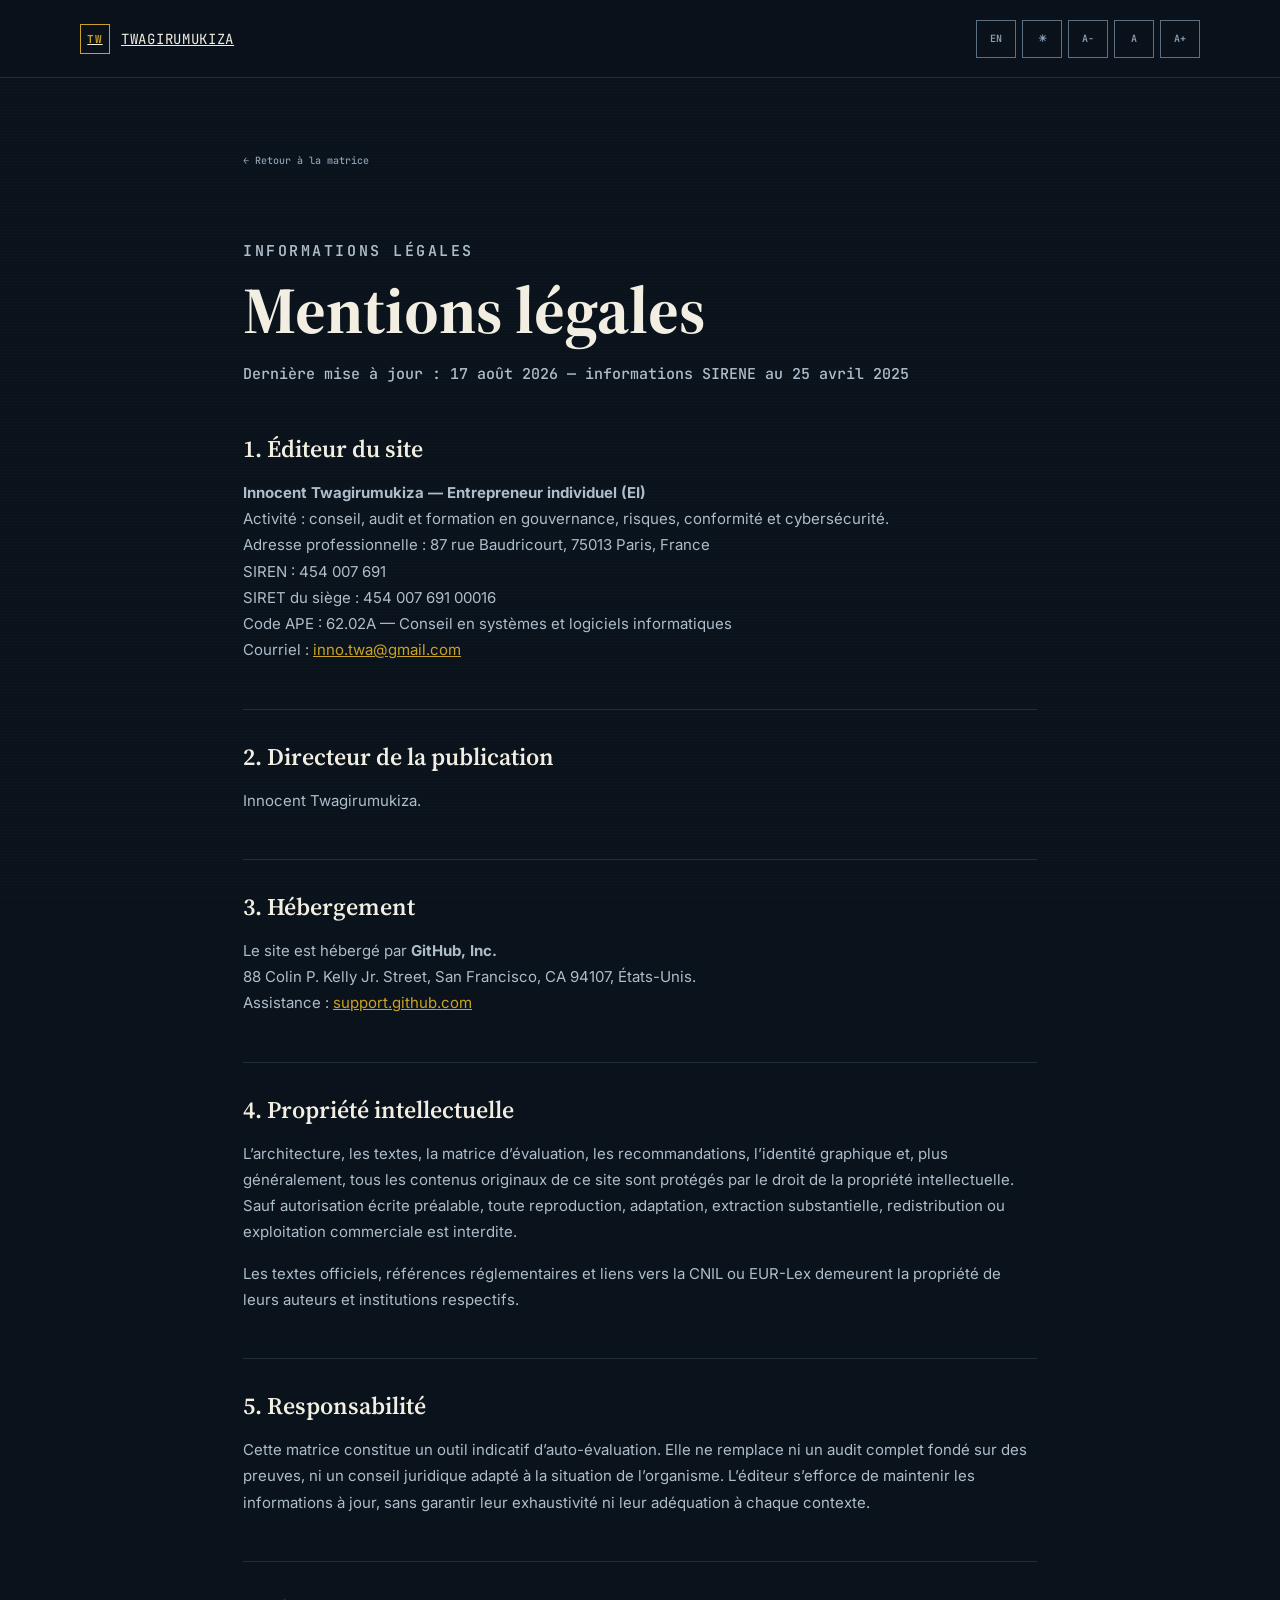
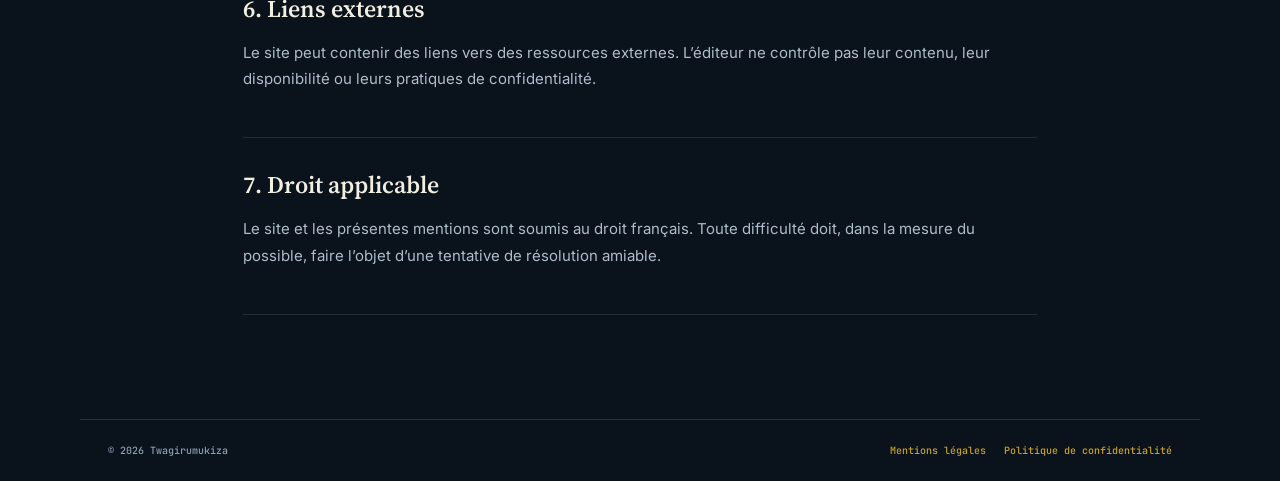
<file: mentions-legales.html>
<!doctype html><html lang="fr"><head>
<!-- Google Tag Manager -->
<script>(function(w,d,s,l,i){w[l]=w[l]||[];w[l].push({'gtm.start':
new Date().getTime(),event:'gtm.js'});var f=d.getElementsByTagName(s)[0],
j=d.createElement(s),dl=l!='dataLayer'?'&l='+l:'';j.async=true;j.src=
'https://www.googletagmanager.com/gtm.js?id='+i+dl;f.parentNode.insertBefore(j,f);
})(window,document,'script','dataLayer','GTM-NGKN2DPZ');</script>
<!-- End Google Tag Manager --><meta charset="utf-8"><meta name="viewport" content="width=device-width,initial-scale=1"><meta name="robots" content="index,follow"><title>Mentions légales — Matrice RGPD</title><link rel="preconnect" href="https://fonts.googleapis.com"><link rel="preconnect" href="https://fonts.gstatic.com" crossorigin><link href="https://fonts.googleapis.com/css2?family=Inter:wght@400;500;600&family=JetBrains+Mono:wght@400;500;600;700&family=Source+Serif+4:opsz,wght@8..60,400;8..60,600;8..60,700;8..60,900&display=swap" rel="stylesheet"><link rel="stylesheet" href="style.css"></head><body class="legal-page">
<!-- Google Tag Manager (noscript) -->
<noscript><iframe src="https://www.googletagmanager.com/ns.html?id=GTM-NGKN2DPZ"
height="0" width="0" style="display:none;visibility:hidden"></iframe></noscript>
<!-- End Google Tag Manager (noscript) --><header class="legal-nav"><a class="logo" href="index.html"><b>TW</b><span>TWAGIRUMUKIZA</span></a><div class="legal-tools"><button id="lang">EN</button><button id="theme">☀</button><button data-size="-1">A−</button><button data-size="0">A</button><button data-size="1">A+</button></div></header><main class="legal-wrap" data-fr><a class="back-link" href="index.html">← Retour à la matrice</a><p class="legal-kicker">INFORMATIONS LÉGALES</p><h1>Mentions légales</h1><p class="updated">Dernière mise à jour : 17 août 2026 — informations SIRENE au 25 avril 2025</p><section><h2>1. Éditeur du site</h2><p><strong>Innocent Twagirumukiza — Entrepreneur individuel (EI)</strong><br>Activité : conseil, audit et formation en gouvernance, risques, conformité et cybersécurité.<br>Adresse professionnelle : 87 rue Baudricourt, 75013 Paris, France<br>SIREN : 454 007 691<br>SIRET du siège : 454 007 691 00016<br>Code APE : 62.02A — Conseil en systèmes et logiciels informatiques<br>Courriel : <a href="mailto:inno.twa@gmail.com">inno.twa@gmail.com</a></p></section><section><h2>2. Directeur de la publication</h2><p>Innocent Twagirumukiza.</p></section><section><h2>3. Hébergement</h2><p>Le site est hébergé par <strong>GitHub, Inc.</strong><br>88 Colin P. Kelly Jr. Street, San Francisco, CA 94107, États-Unis.<br>Assistance : <a href="https://support.github.com" target="_blank" rel="noopener">support.github.com</a></p></section><section><h2>4. Propriété intellectuelle</h2><p>L’architecture, les textes, la matrice d’évaluation, les recommandations, l’identité graphique et, plus généralement, tous les contenus originaux de ce site sont protégés par le droit de la propriété intellectuelle. Sauf autorisation écrite préalable, toute reproduction, adaptation, extraction substantielle, redistribution ou exploitation commerciale est interdite.</p><p>Les textes officiels, références réglementaires et liens vers la CNIL ou EUR-Lex demeurent la propriété de leurs auteurs et institutions respectifs.</p></section><section><h2>5. Responsabilité</h2><p>Cette matrice constitue un outil indicatif d’auto-évaluation. Elle ne remplace ni un audit complet fondé sur des preuves, ni un conseil juridique adapté à la situation de l’organisme. L’éditeur s’efforce de maintenir les informations à jour, sans garantir leur exhaustivité ni leur adéquation à chaque contexte.</p></section><section><h2>6. Liens externes</h2><p>Le site peut contenir des liens vers des ressources externes. L’éditeur ne contrôle pas leur contenu, leur disponibilité ou leurs pratiques de confidentialité.</p></section><section><h2>7. Droit applicable</h2><p>Le site et les présentes mentions sont soumis au droit français. Toute difficulté doit, dans la mesure du possible, faire l’objet d’une tentative de résolution amiable.</p></section></main><main class="legal-wrap" data-en><a class="back-link" href="index.html">← Back to the matrix</a><p class="legal-kicker">LEGAL INFORMATION</p><h1>Legal notice</h1><p class="updated">Last updated: 17 August 2026 — SIRENE information dated 25 April 2025</p><section><h2>1. Website publisher</h2><p><strong>Innocent Twagirumukiza — Sole trader (Entrepreneur individuel, EI)</strong><br>Activity: governance, risk, compliance and cybersecurity consulting, auditing and training.<br>Business address: 87 rue Baudricourt, 75013 Paris, France<br>SIREN: 454 007 691<br>Registered establishment SIRET: 454 007 691 00016<br>APE code: 62.02A — Computer systems and software consultancy<br>Email: <a href="mailto:inno.twa@gmail.com">inno.twa@gmail.com</a></p></section><section><h2>2. Publication director</h2><p>Innocent Twagirumukiza.</p></section><section><h2>3. Hosting</h2><p>This website is hosted by <strong>GitHub, Inc.</strong><br>88 Colin P. Kelly Jr. Street, San Francisco, CA 94107, United States.<br>Support: <a href="https://support.github.com" target="_blank" rel="noopener">support.github.com</a></p></section><section><h2>4. Intellectual property</h2><p>The architecture, texts, assessment matrix, recommendations, visual identity and all original content are protected by intellectual-property law. Reproduction, adaptation, substantial extraction, redistribution or commercial use requires prior written permission.</p><p>Official texts, regulatory references and links to the CNIL or EUR-Lex remain the property of their respective authors and institutions.</p></section><section><h2>5. Liability</h2><p>This matrix is an indicative self-assessment tool. It does not replace a complete evidence-based audit or legal advice tailored to the organisation. The publisher endeavours to keep information current but does not guarantee completeness or suitability for every context.</p></section><section><h2>6. External links</h2><p>This website may link to external resources. The publisher does not control their content, availability or privacy practices.</p></section><section><h2>7. Applicable law</h2><p>This website and legal notice are governed by French law. Where possible, any dispute should first be addressed through an amicable resolution process.</p></section></main><footer class="legal-footer"><span>© 2026 Twagirumukiza</span><nav><a href="mentions-legales.html" data-fr>Mentions légales</a><a href="mentions-legales.html" data-en>Legal notice</a><a href="confidentialite.html" data-fr>Politique de confidentialité</a><a href="confidentialite.html" data-en>Privacy policy</a></nav></footer><script src="legal.js"></script></body></html>
</file>
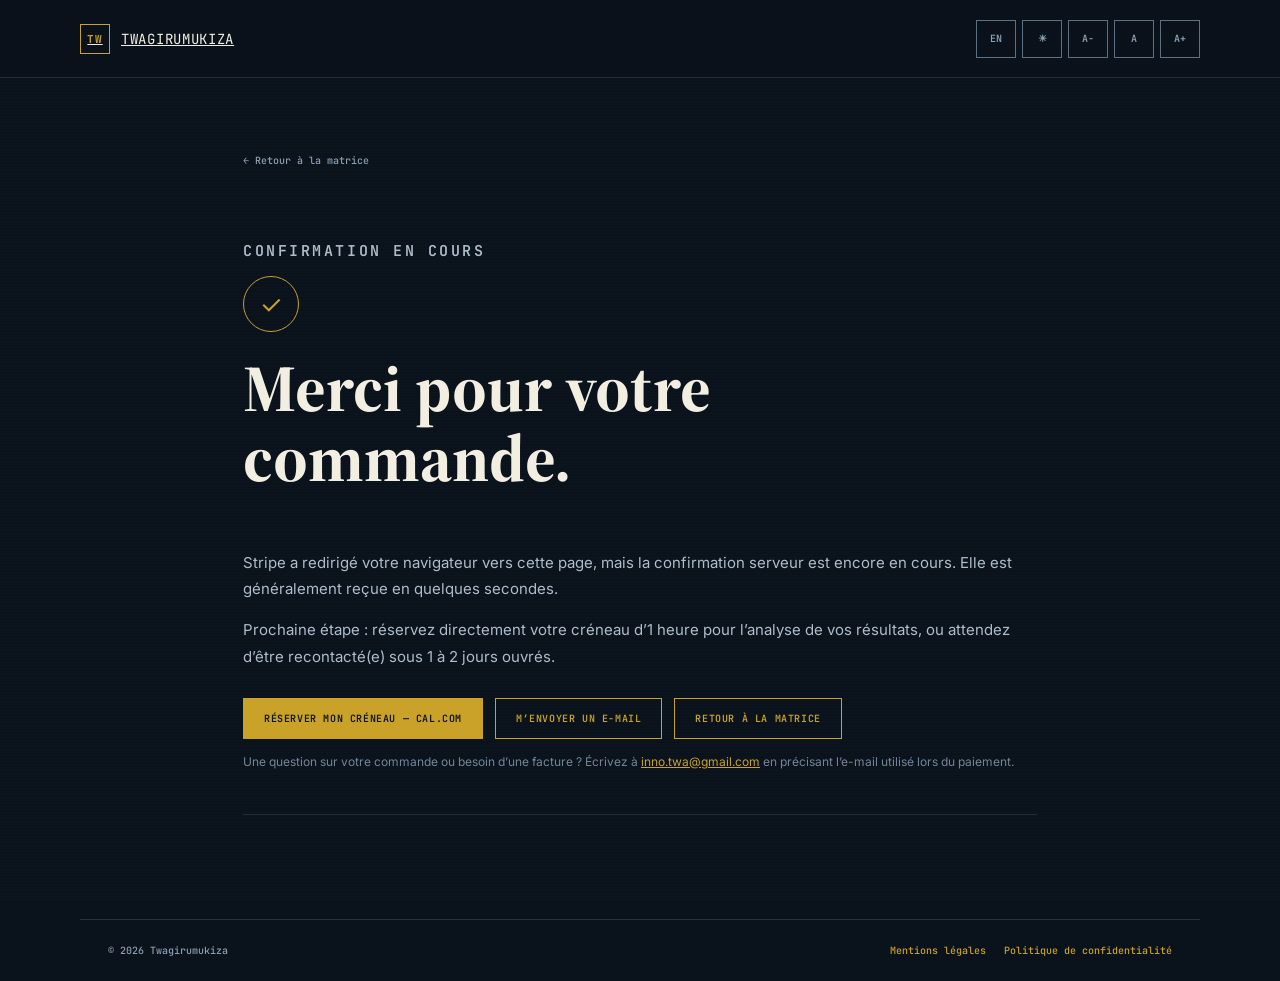
<file: merci.html>
<!doctype html><html lang="fr"><head>
<!-- Google Tag Manager -->
<script>(function(w,d,s,l,i){w[l]=w[l]||[];w[l].push({'gtm.start':
new Date().getTime(),event:'gtm.js'});var f=d.getElementsByTagName(s)[0],
j=d.createElement(s),dl=l!='dataLayer'?'&l='+l:'';j.async=true;j.src=
'https://www.googletagmanager.com/gtm.js?id='+i+dl;f.parentNode.insertBefore(j,f);
})(window,document,'script','dataLayer','GTM-NGKN2DPZ');</script>
<!-- End Google Tag Manager --><meta charset="utf-8"><meta name="viewport" content="width=device-width,initial-scale=1"><meta name="robots" content="noindex,follow"><title>Merci — Matrice RGPD</title><link rel="preconnect" href="https://fonts.googleapis.com"><link rel="preconnect" href="https://fonts.gstatic.com" crossorigin><link href="https://fonts.googleapis.com/css2?family=Inter:wght@400;500;600&family=JetBrains+Mono:wght@400;500;600;700&family=Source+Serif+4:opsz,wght@8..60,400;8..60,600;8..60,700;8..60,900&display=swap" rel="stylesheet"><link rel="stylesheet" href="style.css"><style>.thanks-check{width:56px;height:56px;border:1px solid #c9a227;border-radius:50%;display:flex;align-items:center;justify-content:center;color:#c9a227;font-size:26px;margin-bottom:22px}.thanks-actions{display:flex;flex-wrap:wrap;gap:12px;margin-top:28px}.thanks-actions a,.thanks-actions button{display:inline-block;border:1px solid #c9a227;background:transparent;color:#c9a227;padding:13px 20px;font:600 10px 'JetBrains Mono',monospace;letter-spacing:.06em;text-transform:uppercase;text-decoration:none;cursor:pointer}.thanks-actions a.primary,.thanks-actions button.primary{background:#c9a227;color:#0a121c}.thanks-note{font-size:12px!important;color:#71869a!important}body.light .thanks-check{color:#8a6c0c;border-color:#8a6c0c}</style></head><body class="legal-page">
<!-- Google Tag Manager (noscript) -->
<noscript><iframe src="https://www.googletagmanager.com/ns.html?id=GTM-NGKN2DPZ"
height="0" width="0" style="display:none;visibility:hidden"></iframe></noscript>
<!-- End Google Tag Manager (noscript) --><header class="legal-nav"><a class="logo" href="index.html"><b>TW</b><span>TWAGIRUMUKIZA</span></a><div class="legal-tools"><button id="lang">EN</button><button id="theme">☀</button><button data-size="-1">A−</button><button data-size="0">A</button><button data-size="1">A+</button></div></header><main class="legal-wrap" data-fr><a class="back-link" href="index.html">← Retour à la matrice</a><p class="legal-kicker" id="payment-kicker-fr">VÉRIFICATION DU PAIEMENT</p><div class="thanks-check">✓</div><h1>Merci pour votre commande.</h1><section><p id="payment-status-fr">Nous vérifions la confirmation serveur de votre paiement. Cette vérification prend généralement quelques secondes.</p><p>Prochaine étape : réservez directement votre créneau d’1 heure pour l’analyse de vos résultats, ou attendez d’être recontacté(e) sous 1 à 2 jours ouvrés.</p><div class="thanks-actions"><button class="primary" data-cal-link="innocent-twagirumukiza/analyse-personnalisee" data-cal-namespace="analyse-personnalisee" data-cal-config='{"layout":"month_view","useSlotsViewOnSmallScreen":"true"}'>Réserver mon créneau — Cal.com</button><a href="mailto:inno.twa@gmail.com?subject=Confirmation%20de%20paiement%20%E2%80%94%20Analyse%20personnalis%C3%A9e">M’envoyer un e-mail</a><a href="index.html">Retour à la matrice</a></div><p class="thanks-note">Une question sur votre commande ou besoin d’une facture ? Écrivez à <a href="mailto:inno.twa@gmail.com">inno.twa@gmail.com</a> en précisant l’e-mail utilisé lors du paiement.</p></section></main><main class="legal-wrap" data-en><a class="back-link" href="index.html">← Back to the matrix</a><p class="legal-kicker" id="payment-kicker-en">PAYMENT VERIFICATION</p><div class="thanks-check">✓</div><h1>Thank you for your order.</h1><section><p id="payment-status-en">We are checking the server-side confirmation of your payment. This normally takes only a few seconds.</p><p>Next step: book your 1-hour slot directly for the review of your results, or wait to be contacted within 1 to 2 business days.</p><div class="thanks-actions"><button class="primary" data-cal-link="innocent-twagirumukiza/analyse-personnalisee" data-cal-namespace="analyse-personnalisee" data-cal-config='{"layout":"month_view","useSlotsViewOnSmallScreen":"true"}'>Book my slot — Cal.com</button><a href="mailto:inno.twa@gmail.com?subject=Payment%20confirmation%20%E2%80%94%20Personalised%20analysis">Email me</a><a href="index.html">Back to the matrix</a></div><p class="thanks-note">Question about your order or need an invoice? Write to <a href="mailto:inno.twa@gmail.com">inno.twa@gmail.com</a> and mention the email used at checkout.</p></section></main><footer class="legal-footer"><span>© 2026 Twagirumukiza</span><nav><a href="mentions-legales.html" data-fr>Mentions légales</a><a href="mentions-legales.html" data-en>Legal notice</a><a href="confidentialite.html" data-fr>Politique de confidentialité</a><a href="confidentialite.html" data-en>Privacy policy</a></nav></footer><script type="text/javascript">
  (function (C, A, L) { let p = function (a, ar) { a.q.push(ar); }; let d = C.document; C.Cal = C.Cal || function () { let cal = C.Cal; let ar = arguments; if (!cal.loaded) { cal.ns = {}; cal.q = cal.q || []; d.head.appendChild(d.createElement("script")).src = A; cal.loaded = true; } if (ar[0] === L) { const api = function () { p(api, arguments); }; const namespace = ar[1]; api.q = api.q || []; if(typeof namespace === "string"){cal.ns[namespace] = cal.ns[namespace] || api;p(cal.ns[namespace], ar);p(cal, ["initNamespace", namespace]);} else p(cal, ar); return;} p(cal, ar); }; })(window, "https://app.cal.com/embed/embed.js", "init");
  Cal("init", "analyse-personnalisee", {origin:"https://app.cal.com"});
  Cal.config = Cal.config || {};
  Cal.config.forwardQueryParams = true;
  Cal.ns["analyse-personnalisee"]("ui", {"hideEventTypeDetails":false,"layout":"month_view"});
</script>

<script src="config.js"></script>
<script src="api.js"></script>
<script>
(function(){
  const params=new URLSearchParams(location.search);
  const sessionId=params.get('session_id')||'';
  const fr=document.getElementById('payment-status-fr');
  const en=document.getElementById('payment-status-en');
  const kfr=document.getElementById('payment-kicker-fr');
  const ken=document.getElementById('payment-kicker-en');

  function setStatus(kind){
    if(kind==='paid'){
      kfr.textContent='PAIEMENT CONFIRMÉ';
      ken.textContent='PAYMENT CONFIRMED';
      fr.textContent='Votre paiement a été confirmé par Stripe et enregistré côté serveur dans Supabase. Vous pouvez maintenant réserver votre créneau.';
      en.textContent='Your payment has been confirmed by Stripe and recorded server-side in Supabase. You can now book your appointment.';
    }else if(kind==='failed'){
      kfr.textContent='PAIEMENT NON CONFIRMÉ';
      ken.textContent='PAYMENT NOT CONFIRMED';
      fr.textContent='Le paiement n’a pas été confirmé. Aucun paiement validé n’est enregistré côté serveur. Vous pouvez réessayer depuis la matrice ou nous contacter.';
      en.textContent='The payment was not confirmed. No validated payment is recorded server-side. You can try again from the matrix or contact us.';
    }else{
      kfr.textContent='CONFIRMATION EN COURS';
      ken.textContent='CONFIRMATION PENDING';
      fr.textContent='Stripe a redirigé votre navigateur vers cette page, mais la confirmation serveur est encore en cours. Elle est généralement reçue en quelques secondes.';
      en.textContent='Stripe redirected your browser to this page, but server-side confirmation is still pending. It is normally received within a few seconds.';
    }
  }

  if(!sessionId || !window.RGPD_API?.getPaymentStatus){
    setStatus('pending');
    return;
  }

  let attempts=0;
  const maxAttempts=6;
  async function verify(){
    attempts++;
    try{
      const result=await window.RGPD_API.getPaymentStatus(sessionId);
      const status=String(result?.paymentStatus||'pending');
      if(result?.found && (status==='paid'||status==='no_payment_required')){
        setStatus('paid');
        localStorage.removeItem('rgpd-pending-stripe-tier');
        localStorage.removeItem('rgpd-pending-stripe-reference');
        return;
      }
      if(status==='failed'||status==='expired'||status==='unpaid'){
        setStatus('failed');
        return;
      }
    }catch(error){
      console.warn('Vérification du paiement indisponible :',error);
    }
    setStatus('pending');
    if(attempts<maxAttempts)setTimeout(verify,1500);
  }
  verify();
})();
</script>
<script src="legal.js"></script></body></html>
</file>
<file: style.css>
:root{--ink:#17211f;--green:#174f45;--paper:#f6f4ef;--line:#d9ddd7;--muted:#68746f;--red:#a33e36;--amber:#a36922}*{box-sizing:border-box}body{margin:0;background:var(--paper);color:var(--ink);font-family:Arial,sans-serif}button,input,textarea{font:inherit}button{cursor:pointer}.landing{min-height:100vh;padding:0 5vw;background:linear-gradient(120deg,#f7f5f0 64%,#e4efe9 64%)}.landing nav,.app header{height:82px;display:flex;align-items:center;justify-content:space-between;border-bottom:1px solid #cfd6d1}.logo{display:flex;align-items:center;gap:11px;font-size:14px}.logo>b{display:grid;place-items:center;width:34px;height:34px;background:var(--green);color:#fff;font:22px Georgia}.tag{font-size:11px;border:1px solid #b9c5bf;padding:7px 12px;border-radius:20px}.hero{padding:8vh 0 5vh;max-width:850px}.hero>b,.head>div>small,.report small{font-size:10px;letter-spacing:.18em;color:#287464}.hero h1{font:clamp(48px,6vw,84px)/1 Georgia;margin:20px 0;letter-spacing:-.04em}.hero h1 em{color:var(--green);font-weight:normal}.hero p{max-width:650px;font-size:18px;line-height:1.6;color:#53615d}.trust{font-size:12px;color:#44534f}.modeGrid{display:grid;grid-template-columns:repeat(3,1fr);gap:15px;max-width:1050px}.modeGrid>button{position:relative;text-align:left;border:1px solid #cad2cd;background:#ffffffb5;padding:25px;min-height:170px;transition:.2s}.modeGrid>button:hover,.modeGrid>.selected{transform:translateY(-4px);border-color:var(--green);box-shadow:0 14px 35px #183e3120}.modeGrid h2{font:23px Georgia;margin:25px 0 8px}.modeGrid p{font-size:12px;color:var(--muted)}.modeGrid i{position:absolute;right:22px;bottom:20px;font-size:22px}.modeGrid>b,.modeGrid button>b{position:absolute;right:14px;top:14px;font-size:8px;background:#dff1eb;padding:5px}.start{display:flex;align-items:center;gap:20px;margin:30px 0 60px}.start button{background:var(--green);color:#fff;border:0;padding:15px 20px}.start button:disabled{opacity:.35}.start small,footer{font-size:10px;color:#76817d}footer{border-top:1px solid #cfd6d1;padding:20px 0}.app{background:#f8f8f5;min-height:100vh}.app header{padding:0 28px;background:#fff;position:sticky;top:0;z-index:5}.app header button{background:#fff;border:1px solid var(--line);padding:8px 11px;margin-left:6px}.shell{display:grid;grid-template-columns:280px 1fr;max-width:1500px;margin:auto}aside{position:sticky;top:82px;height:calc(100vh - 82px);overflow:auto;padding:26px 20px;background:#eef1ec;border-right:1px solid var(--line)}.score{display:flex;gap:14px;align-items:center;border-bottom:1px solid var(--line);padding-bottom:20px}.score>div{--p:0deg;width:80px;height:80px;border-radius:50%;display:grid;place-items:center;background:conic-gradient(var(--green) var(--p),#d4dcd7 0);position:relative}.score>div:before{content:"";position:absolute;width:62px;height:62px;border-radius:50%;background:#eef1ec}.score>div span{z-index:1;font:25px Georgia}.score>div small{font:11px Arial}.score p{display:flex;flex-direction:column;gap:7px;font-size:11px}.good{color:#176b56!important}.warn{color:var(--amber)!important}.bad{color:var(--red)!important}.muted{color:#78827e!important}aside>label{display:flex;justify-content:space-between;font-size:10px;margin:18px 0 7px}progress{width:100%;height:6px;accent-color:var(--green)}.alert{background:#f5dfda;color:var(--red);padding:9px;font-size:10px}aside nav{margin-top:18px}aside nav button{width:100%;border:0;border-bottom:1px solid #d9ded9;background:transparent;padding:10px 7px;display:flex;justify-content:space-between;text-align:left;font-size:11px}aside nav button span{display:flex;flex-direction:column;gap:4px}aside nav small{font-size:8px;color:#89938f}aside nav .on{background:#fff;box-shadow:inset 3px 0 var(--green);color:var(--green)}.back{border:0;background:none;color:var(--green);font-size:10px;margin-top:18px}.content{padding:40px clamp(24px,4vw,60px);max-width:1200px}.head{display:flex;justify-content:space-between;align-items:end;margin-bottom:28px}.head h1{font:40px Georgia;margin:7px 0}.head p{font-size:13px;color:var(--muted)}.head input{width:250px;padding:11px;border:1px solid var(--line)}.summary{display:grid;grid-template-columns:repeat(5,1fr);gap:9px;margin-bottom:25px}.summary button{border:1px solid var(--line);background:#fff;text-align:left;padding:12px;display:grid;grid-template-columns:1fr auto;gap:8px}.summary span{display:flex;flex-direction:column;font-size:10px}.summary small{color:#89938f}.summary strong{font:18px Georgia}.summary i{grid-column:1/3;height:3px;background:#e7e9e7}.summary em{display:block;height:100%;background:var(--green)}.legend{text-align:right;font-size:9px;color:var(--muted);margin:10px}article{background:#fff;border:1px solid var(--line);padding:20px;margin-bottom:11px;break-inside:avoid}article.yes{border-left:4px solid #23745f}article.partial{border-left:4px solid #b47b2d}article.no{border-left:4px solid #ad463e}.q{display:grid;grid-template-columns:32px 1fr;gap:10px}.q>span{font:17px Georgia;color:#89958f}.q small{font-size:8px;text-transform:uppercase;letter-spacing:.08em;color:#68746f}.q a{color:var(--green)}.q small b{color:var(--red)}.q h3{font:17px/1.4 Georgia;margin:9px 0 15px}.answers{margin-left:42px;display:grid;grid-template-columns:repeat(4,1fr);gap:6px}.answers button{border:1px solid var(--line);background:#fafbf9;padding:8px;font-size:10px}.answers .good{background:#e1f2ec}.answers .warn{background:#fbefdc}.answers .bad{background:#f8e6e2}.answers .muted{background:#ecefed}details{margin:14px 0 0 42px;border-top:1px solid #edf0ed;padding-top:10px}summary{font-size:9px;color:var(--green);cursor:pointer}details>div{display:grid;grid-template-columns:2fr 1fr;gap:16px;margin-top:12px}details label{font-size:8px;font-weight:bold;text-transform:uppercase}details p{font-size:11px;line-height:1.5;color:#56635f}details textarea{width:100%;min-height:68px;border:1px solid var(--line);padding:8px;margin-top:6px}details section:last-child{background:#f0f4ef;padding:12px}details section:last-child small{font-size:8px;color:var(--red)}.report{background:var(--green);color:#fff;padding:28px;margin-top:32px;display:flex;justify-content:space-between;align-items:center}.report h2{font:24px Georgia;margin:8px 0}.report p{font-size:11px;color:#cde1db}.report button{border:0;background:#fff;color:var(--green);padding:12px}.legal{font-size:9px;color:#7c8884}.legal a{color:var(--green)}
@media(max-width:900px){.modeGrid{grid-template-columns:1fr}.shell{grid-template-columns:1fr}aside{position:static;height:auto}.head{align-items:stretch;flex-direction:column;gap:15px}.head input{width:100%}.summary{grid-template-columns:repeat(2,1fr)}}@media(max-width:560px){.landing{padding:0 18px;background:var(--paper)}.tag,.app header button:not(:last-child){display:none}.hero h1{font-size:44px}.start{align-items:flex-start;flex-direction:column}.content{padding:25px 13px}.head h1{font-size:31px}.summary{grid-template-columns:1fr}.answers{margin-left:0;grid-template-columns:repeat(2,1fr)}details{margin-left:0}details>div{grid-template-columns:1fr}.report{align-items:flex-start;flex-direction:column;gap:12px}}@media print{.app header,aside,.answers,.head input,.legend,.report button{display:none!important}.shell{display:block}.content{padding:8px;max-width:none}.summary{grid-template-columns:repeat(5,1fr)}article details:not([open]){display:none}}

/* V2 — Charte Twagirumukiza */
:root{--ink:#f2eee1;--green:#c9a227;--paper:#0a121c;--line:rgba(140,160,179,.22);--muted:#8ca0b3;--red:#a6392b;--amber:#e8c65a}body{background:#0a121c;color:#8ca0b3;font-family:'Inter',sans-serif}body:before{content:"";position:fixed;inset:0;pointer-events:none;background-image:repeating-linear-gradient(0deg,rgba(255,255,255,.012) 0,rgba(255,255,255,.012) 1px,transparent 1px,transparent 3px)}h1,h2,h3,.hero h1,.modeGrid h2,.head h1,.q h3,.report h2{font-family:'Source Serif 4',serif;color:#f2eee1}.landing{background:#0a121c}.landing nav,.app header{border-color:rgba(140,160,179,.18);background:rgba(10,18,28,.88);backdrop-filter:blur(9px)}.logo{font-family:'JetBrains Mono',monospace;color:#f2eee1;letter-spacing:.05em}.logo>b{width:30px;height:30px;background:transparent;border:1px solid #c9a227;color:#c9a227;font:700 11px 'JetBrains Mono',monospace}.logo strong{color:#c9a227}.tag{border-color:#5c7086;color:#8ca0b3;font-family:'JetBrains Mono',monospace}.hero{position:relative;padding-top:11vh}.hero:after{content:"";position:absolute;right:-80px;top:10px;width:380px;height:380px;border:1px solid rgba(201,162,39,.12);border-radius:50%;z-index:0}.hero>*{position:relative;z-index:1}.hero>b,.head>div>small,.report small{font-family:'JetBrains Mono',monospace;color:#c9a227}.hero h1{font-size:clamp(42px,5.4vw,72px)}.hero h1 em{color:#e8c65a}.hero p,.trust{color:#8ca0b3}.modeGrid>button{background:#0f1b29;border-color:rgba(140,160,179,.25);color:#8ca0b3}.modeGrid>button:hover,.modeGrid>.selected{border-color:#c9a227;box-shadow:0 14px 35px rgba(0,0,0,.35)}.modeGrid h2{color:#f2eee1}.modeGrid i,.modeGrid small{color:#c9a227;font-family:'JetBrains Mono',monospace}.modeGrid button>b{background:rgba(201,162,39,.14);color:#e8c65a;font-family:'JetBrains Mono',monospace}.start button,.report button{background:#c9a227;color:#0a121c;font-family:'JetBrains Mono',monospace;font-weight:700;text-transform:uppercase}.app{background:#0a121c}.app header button{background:transparent;border-color:#5c7086;color:#8ca0b3;font-family:'JetBrains Mono',monospace}.shell aside{background:#0f1b29;border-color:rgba(140,160,179,.2)}.score>div{background:conic-gradient(#c9a227 var(--p),#223a56 0)}.score>div:before{background:#0f1b29}.score>div span{color:#f2eee1}.good{color:#79b89e!important}.warn{color:#e8c65a!important}.bad{color:#d17265!important}progress{accent-color:#c9a227}aside nav button{color:#8ca0b3;border-color:rgba(140,160,179,.16)}aside nav .on{background:#172940;color:#e8c65a;box-shadow:inset 3px 0 #c9a227}.back,.q a,.legal a,summary{color:#c9a227}.content{background:#0a121c}.head input,details textarea{background:#0f1b29;border-color:#5c7086;color:#f2eee1}.summary button,article{background:#0f1b29;border-color:rgba(140,160,179,.25);color:#8ca0b3}.summary strong{color:#f2eee1}.summary em{background:#c9a227}.q h3{color:#f2eee1}.answers button{background:#172940;border-color:#5c7086;color:#8ca0b3}.answers .good{background:rgba(35,116,95,.18)}.answers .warn{background:rgba(201,162,39,.14)}.answers .bad{background:rgba(166,57,43,.16)}details section:last-child{background:#ece6d6;color:#1b2430}details section:last-child p{color:#3a3226}.report{background:#172940;border:1px solid rgba(140,160,179,.28)}footer{border-color:rgba(140,160,179,.18)}
.support-bar{max-width:1060px;margin:34px auto 70px;padding:27px 30px;border:1px solid rgba(140,160,179,.28);background:#0f1b29;display:flex;align-items:center;justify-content:space-between;gap:25px;position:relative;z-index:3}.support-bar>div:first-child{display:flex;flex-direction:column;gap:7px}.support-bar small,.gold-label,.calendar-title{font:600 10px 'JetBrains Mono',monospace;letter-spacing:.12em;color:#c9a227}.support-bar b{font:600 21px 'Source Serif 4',serif;color:#f2eee1}.support-bar button,.booking-submit{padding:12px 16px;border:1px solid #c9a227;font:600 10px 'JetBrains Mono',monospace;letter-spacing:.06em;text-transform:uppercase}.support-mail,.support-calcom{background:transparent;color:#c9a227;margin-right:8px}.support-rdv,.booking-submit{background:#c9a227;color:#0a121c}.support-rdv{margin-right:8px}.booking-modal{position:fixed;inset:0;background:rgba(3,8,13,.82);z-index:100;display:none;place-items:center;padding:18px}.booking-modal.open{display:grid}.booking-dialog{position:relative;width:min(720px,100%);max-height:92vh;overflow:auto;background:#0f1b29;border:1px solid rgba(201,162,39,.55);padding:38px;box-shadow:0 30px 90px rgba(0,0,0,.6)}.booking-dialog h2{font-size:34px;margin:10px 0}.booking-dialog>p{color:#8ca0b3;font-size:13px;line-height:1.65}.booking-close{position:absolute;right:14px;top:12px;background:transparent;border:0;color:#8ca0b3;font-size:26px}.calendar-title{margin:24px 0 10px}.calendar-grid{display:grid;grid-template-columns:repeat(4,1fr);gap:7px}.calendar-grid button,.time-grid button{background:#172940;border:1px solid #5c7086;color:#8ca0b3;padding:10px;display:flex;flex-direction:column;gap:3px}.calendar-grid button.selected,.time-grid button.selected{border-color:#c9a227;color:#e8c65a;background:rgba(201,162,39,.1)}.calendar-grid button strong{font-size:11px;text-transform:uppercase}.calendar-grid button span{font-size:11px}.time-grid{display:grid;grid-template-columns:repeat(6,1fr);gap:7px}.booking-fields{display:grid;grid-template-columns:1fr 1fr;gap:8px;margin-top:18px}.booking-fields input{background:#0a121c;border:1px solid #5c7086;color:#f2eee1;padding:12px}.booking-status{min-height:18px;font-size:11px;color:#e8c65a}.booking-submit{width:100%}.direct-mail{text-align:center;margin-top:16px;font-size:11px}.direct-mail a{color:#c9a227}@media(max-width:760px){.support-bar{margin:25px 14px 50px;align-items:flex-start;flex-direction:column}.support-bar>div:last-child{display:flex;flex-direction:column;width:100%;gap:7px}.support-mail,.support-rdv,.support-calcom{margin:0}.calendar-grid{grid-template-columns:repeat(2,1fr)}.time-grid{grid-template-columns:repeat(3,1fr)}.booking-fields{grid-template-columns:1fr}.booking-dialog{padding:28px 20px}}@media print{.support-bar,.booking-modal{display:none!important}}

/* V3 — langue, thème et accessibilité typographique */
:root{--font-scale:1}body{font-size:calc(16px * var(--font-scale))}.hero p{font-size:calc(18px * var(--font-scale))}.q h3{font-size:calc(17px * var(--font-scale))}.q small,.answers button,aside nav button,details p,.legal{font-size:calc(1em * var(--font-scale))}.utility-tools{display:flex;align-items:center;gap:8px;margin-left:auto}.utility-tools>button,.font-tools button{height:38px;min-width:46px;padding:0 10px;border:1px solid #5c7086!important;background:transparent!important;color:#8ca0b3!important;font:600 10px 'JetBrains Mono',monospace!important;letter-spacing:.06em}.utility-tools button:hover{border-color:#c9a227!important;color:#c9a227!important}.font-tools{display:flex;gap:4px}.font-tools button{min-width:38px}.landing nav>.tag{margin-left:auto;margin-right:12px}.app header>div:not(.logo):not(.utility-tools){display:flex}.app header .utility-tools{margin-left:12px}
body.light{--ink:#17202b;--paper:#f4f0e6;--line:#d8ceb9;--muted:#516273;background:#f4f0e6;color:#516273}body.light:before{background-image:repeating-linear-gradient(0deg,rgba(20,30,40,.018) 0,rgba(20,30,40,.018) 1px,transparent 1px,transparent 3px)}body.light .landing,body.light .app,body.light .content{background:#f4f0e6}body.light .landing nav,body.light .app header{background:rgba(244,240,230,.92);border-color:#d8ceb9}body.light h1,body.light h2,body.light h3,body.light .hero h1,body.light .head h1,body.light .q h3,body.light .logo{color:#17202b}body.light .hero p,body.light .trust,body.light .head p,body.light .legal{color:#516273}body.light .modeGrid>button,body.light article,body.light .summary button,body.light .support-bar,body.light .booking-dialog{background:#fff;border-color:#d8ceb9;color:#516273}body.light aside{background:#e8e1d1}body.light aside nav .on{background:#fff}body.light .score>div:before{background:#e8e1d1}body.light .score>div span,body.light .summary strong,body.light .support-bar b,body.light .booking-dialog h2{color:#17202b}body.light .answers button,body.light .calendar-grid button,body.light .time-grid button{background:#f4f0e6;color:#516273;border-color:#b7ad9a}body.light .head input,body.light details textarea,body.light .booking-fields input{background:#fff;color:#17202b;border-color:#b7ad9a}body.light .report{background:#172940}body.light .report h2{color:#f2eee1}body.light .booking-modal{background:rgba(23,32,43,.72)}
@media(max-width:760px){.utility-tools{gap:4px}.font-tools button{min-width:34px;padding:0 5px}.landing nav>.tag{display:none}.app header{height:auto;min-height:72px;flex-wrap:wrap;padding:10px 14px}.app header>div:not(.logo):not(.utility-tools){order:3;width:100%;margin-top:7px}.app header .utility-tools{margin-left:auto}.utility-tools>button{min-width:40px}}

/* V4 — pages légales */.legal-footer{max-width:1120px;margin:34px auto 0;padding:24px 28px;border-top:1px solid rgba(140,160,179,.22);display:flex;justify-content:space-between;gap:20px;color:#8ca0b3;font:500 10px 'JetBrains Mono',monospace}.legal-footer nav{display:flex;gap:18px}.legal-footer a{color:#c9a227;text-decoration:none}.legal-page{min-height:100vh;background:#0a121c}.legal-nav{height:78px;padding:0 max(28px,calc((100vw - 1120px)/2));display:flex;align-items:center;border-bottom:1px solid rgba(140,160,179,.2);background:rgba(10,18,28,.9);position:sticky;top:0;z-index:5}.legal-tools{display:flex;gap:6px;margin-left:auto}.legal-tools button{height:38px;min-width:40px;border:1px solid #5c7086;background:transparent;color:#8ca0b3;font:600 10px 'JetBrains Mono',monospace}.legal-wrap{max-width:850px;margin:0 auto;padding:70px 28px}.legal-wrap .back-link{color:#8ca0b3;text-decoration:none;font:500 10px 'JetBrains Mono',monospace}.legal-kicker{margin:70px 0 12px;color:#c9a227;font:600 10px 'JetBrains Mono',monospace;letter-spacing:.17em}.legal-wrap h1{font:700 clamp(40px,6vw,66px)/1.05 'Source Serif 4',serif;margin:0 0 12px}.updated{color:#5c7086;font:500 10px 'JetBrains Mono',monospace}.legal-wrap section{padding:30px 0;border-bottom:1px solid rgba(140,160,179,.18)}.legal-wrap h2{font:600 24px 'Source Serif 4',serif;margin:0 0 12px}.legal-wrap p{font-size:15px;line-height:1.75;color:#aebdca}.legal-wrap a{color:#c9a227}.legal-wrap mark{background:rgba(166,57,43,.18);color:#e19083;padding:2px 5px}.legal-alert{margin:34px 0 8px;padding:18px 20px;border-left:3px solid #a6392b;background:rgba(166,57,43,.1)}.legal-alert strong{color:#f2eee1}.legal-alert p{margin:7px 0 0;font-size:13px}.legal-page.light,.legal-page.light .legal-nav{background:#f4f0e6}.legal-page.light .legal-nav{border-color:#d8ceb9}.legal-page.light .legal-wrap h1,.legal-page.light .legal-wrap h2,.legal-page.light .logo,.legal-page.light .legal-alert strong{color:#17202b}.legal-page.light .legal-wrap p{color:#455565}.legal-page.light .legal-alert{background:#fff}.legal-page.light .legal-footer{border-color:#d8ceb9;color:#516273}@media(max-width:700px){.legal-footer{flex-direction:column}.legal-footer nav{flex-wrap:wrap}.legal-nav{padding:0 15px}.legal-tools{gap:3px}.legal-tools button{min-width:34px;padding:0 6px}.legal-wrap{padding:45px 20px}.legal-kicker{margin-top:45px}}@media print{.legal-nav,.legal-footer,.legal-alert{display:none}.legal-wrap{padding:0}.legal-wrap p{color:#222}.legal-wrap h1,.legal-wrap h2{color:#111}}

/* V5.2 — rapport RGPD détaillé */
.print-report{display:none}
@media print{
 @page{size:A4;margin:12mm 13mm 14mm}
 body.printing-report{background:#fff!important;color:#17202b!important;font-family:Arial,sans-serif!important;font-size:10pt!important}
 body.printing-report:before,body.printing-report>*:not(.print-report){display:none!important}
 body.printing-report .print-report{display:block!important;background:#fff!important;color:#17202b!important}
 .print-report *{box-sizing:border-box;color:#17202b}
 .print-cover{min-height:245mm;padding:12mm 8mm 8mm;position:relative;border-top:4px solid #c9a227}
 .print-brand{display:flex;align-items:center;gap:10px;font:700 9pt 'JetBrains Mono',monospace;letter-spacing:.08em}.print-brand>b{display:grid;place-items:center;width:31px;height:31px;border:1px solid #a88416;color:#8b6e0e}.print-cover>p:first-of-type{margin:35mm 0 5mm;color:#8b6e0e;font:700 8pt 'JetBrains Mono',monospace;letter-spacing:.18em}.print-cover h1{margin:0;max-width:145mm;font:700 34pt/1.05 Georgia,serif;color:#17202b}.print-cover h2{margin:5mm 0 9mm;font:400 15pt Georgia,serif;color:#516273}.print-client{display:flex;flex-direction:column;gap:1.2mm;margin:0 0 7mm;padding:4mm 5mm;border-left:3px solid #c9a227;background:#f3f0e8}.print-client small{color:#8b6e0e;font:700 7pt 'JetBrains Mono',monospace;text-transform:uppercase}.print-client strong{font:700 13pt Georgia,serif}.print-client span{color:#516273;font-size:8.5pt}.print-meta{display:grid;grid-template-columns:repeat(3,1fr);border-top:1px solid #d8ceb9;border-bottom:1px solid #d8ceb9}.print-meta span{padding:4mm;font-size:8.5pt;border-right:1px solid #d8ceb9}.print-meta span:last-child{border:0}.print-meta b{display:block;margin-bottom:1.5mm;color:#8b6e0e;font:700 7pt 'JetBrains Mono',monospace;text-transform:uppercase}.print-score{display:flex;align-items:center;gap:8mm;margin-top:10mm;padding:7mm;background:#172940}.print-score strong{font:700 32pt Georgia,serif;color:#f6f1df}.print-score span{color:#d9e0e6;line-height:1.5}.print-disclaimer{position:absolute;left:8mm;right:8mm;bottom:7mm;padding-top:4mm;border-top:1px solid #d8ceb9;color:#68746f;font-size:8pt;line-height:1.5}.print-part{padding:0 2mm}.page-start{break-before:page}.print-part-title{break-after:avoid-page;margin:0 0 5mm;padding:4mm 0;border-bottom:2px solid #c9a227}.print-part-title small{color:#8b6e0e;font:700 8pt 'JetBrains Mono',monospace}.print-part-title h2{margin:1.5mm 0;font:700 20pt Georgia,serif;color:#17202b}.print-part-title p{max-width:165mm;margin:0;color:#516273;font-size:8.5pt;line-height:1.45}.print-question{break-inside:avoid;margin:0 0 2.4mm;padding:3.2mm;border:1px solid #d8ceb9;border-left:3px solid #7a8781;background:#fff}.print-question.status-yes{border-left-color:#23745f}.print-question.status-partial{border-left-color:#b47b2d}.print-question.status-no{border-left-color:#ad463e}.print-question.status-na{border-left-color:#7a8781}.print-question-head{display:grid;grid-template-columns:8mm 1fr;gap:2mm}.print-question-head>span{font:700 11pt Georgia,serif;color:#8b6e0e}.print-question small,.print-action small{color:#68746f;font:700 6.5pt 'JetBrains Mono',monospace;text-transform:uppercase}.print-question h3{margin:1mm 0 2mm;font:700 10.2pt/1.25 Georgia,serif;color:#17202b}.print-answer,.print-note{margin:1.5mm 0 0 10mm;padding:2mm 2.5mm;background:#f3f0e8;font-size:8pt;line-height:1.35}.print-note{background:#f7f7f4}.print-answer b,.print-note b{color:#8b6e0e}.print-action{break-inside:avoid;margin:0 0 3.5mm;border:1px solid #c9cfc9;background:#fff}.print-action>header{display:grid;grid-template-columns:8mm 1fr auto;gap:2.5mm;align-items:start;padding:3mm;background:#172940}.print-action>header>span{font:700 12pt Georgia,serif;color:#e8c65a}.print-action>header small{color:#bdc8d2}.print-action>header h3{margin:1mm 0 0;font:700 10pt/1.25 Georgia,serif;color:#fff}.print-action>header strong{padding:1.5mm 2mm;border:1px solid #e8c65a;color:#e8c65a;font:700 6pt 'JetBrains Mono',monospace;text-transform:uppercase}.print-action dl{margin:0;padding:.5mm 3mm 2mm}.print-action dl>div{display:grid;grid-template-columns:35mm 1fr;gap:3mm;padding:2mm 0;border-bottom:1px solid #e3e5e1}.print-action dl>div:last-child{border-bottom:0}.print-action dt{color:#8b6e0e;font:700 6.5pt/1.25 'JetBrains Mono',monospace;text-transform:uppercase}.print-action dd{margin:0;font-size:7.8pt;line-height:1.35;orphans:2;widows:2}.print-empty{padding:8mm;border:1px solid #d8ceb9}.print-footer{margin-top:6mm;padding-top:3mm;border-top:1px solid #d8ceb9;color:#68746f;font-size:7pt;text-align:right}
}

/* V6 — visuel accompagnement humain (au-dessus de la grille tarifaire) */
.hero-media{max-width:1050px;margin:0 0 34px;position:relative;z-index:1}
.hero-media img{display:block;width:100%;height:auto;border-radius:6px;border:1px solid rgba(201,162,39,.28);box-shadow:0 20px 50px rgba(0,0,0,.35)}
@media(max-width:560px){.hero-media{margin-bottom:22px}}
</file>
